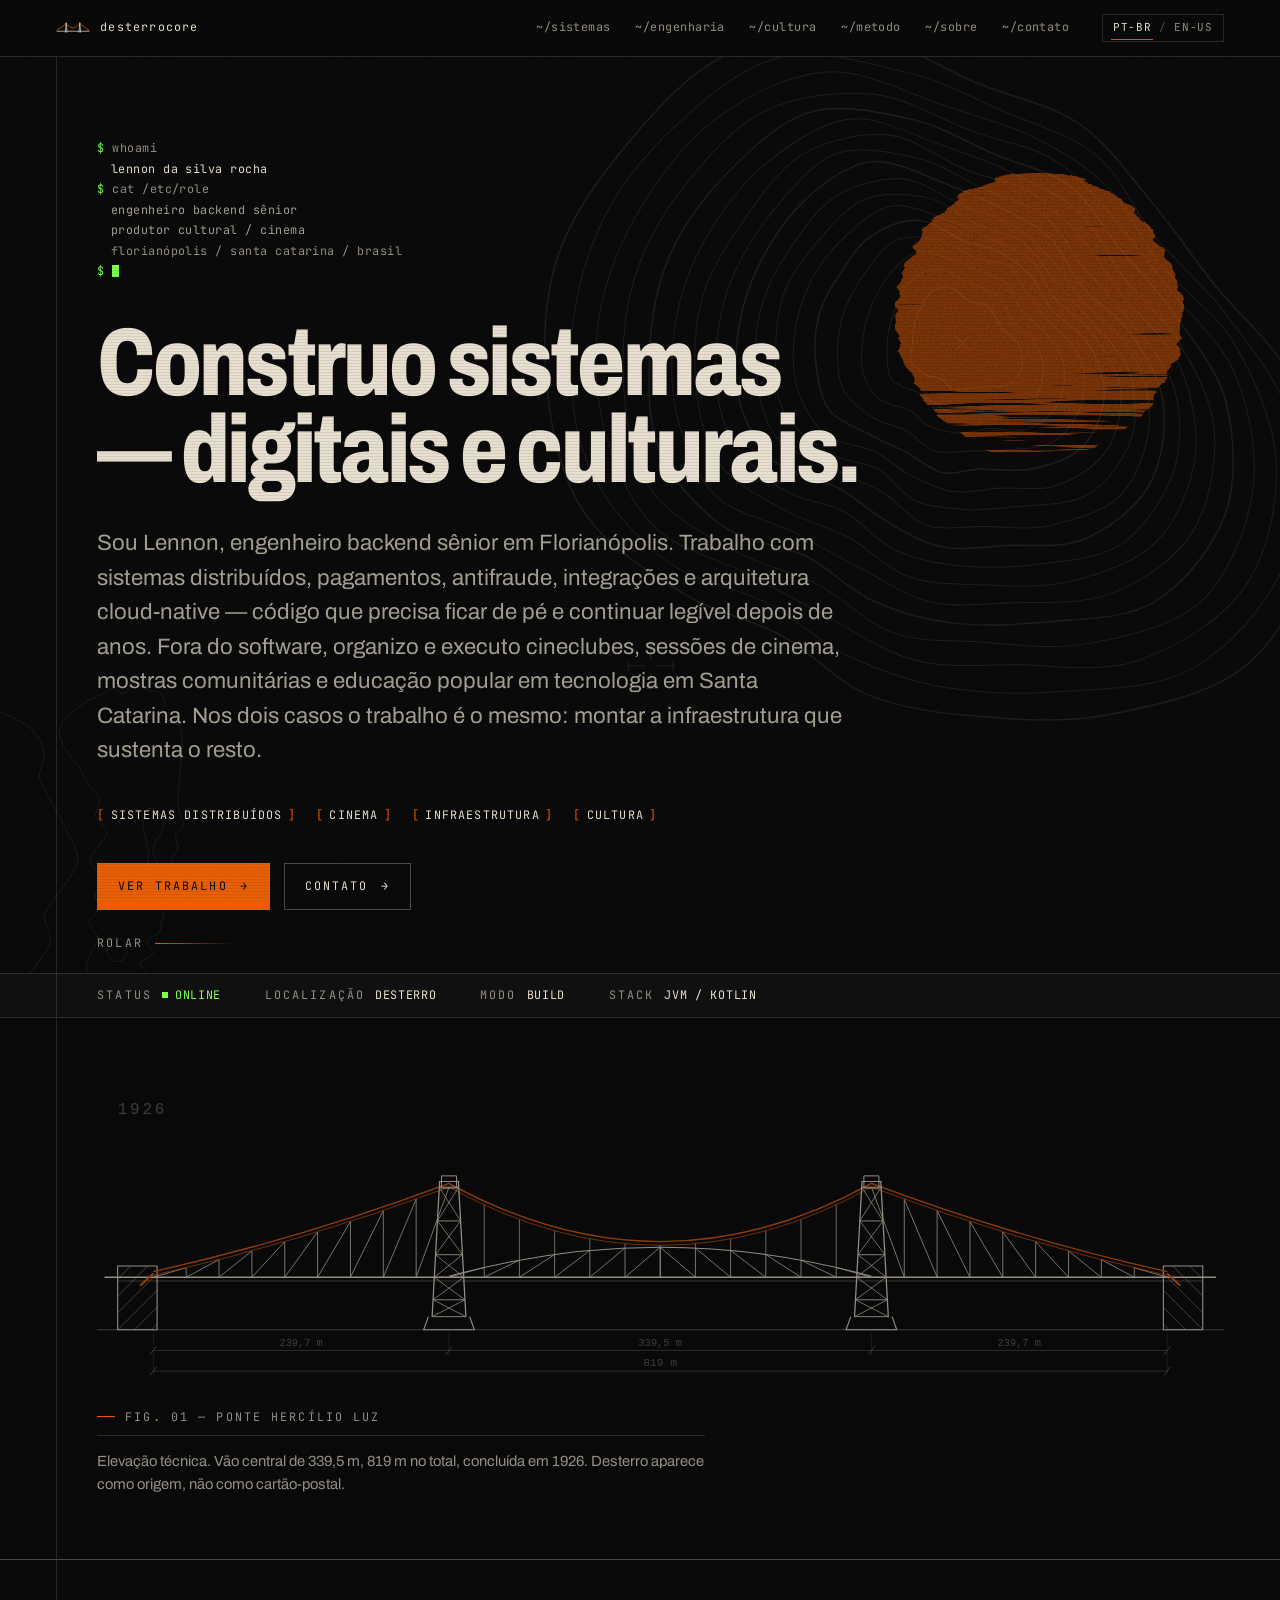
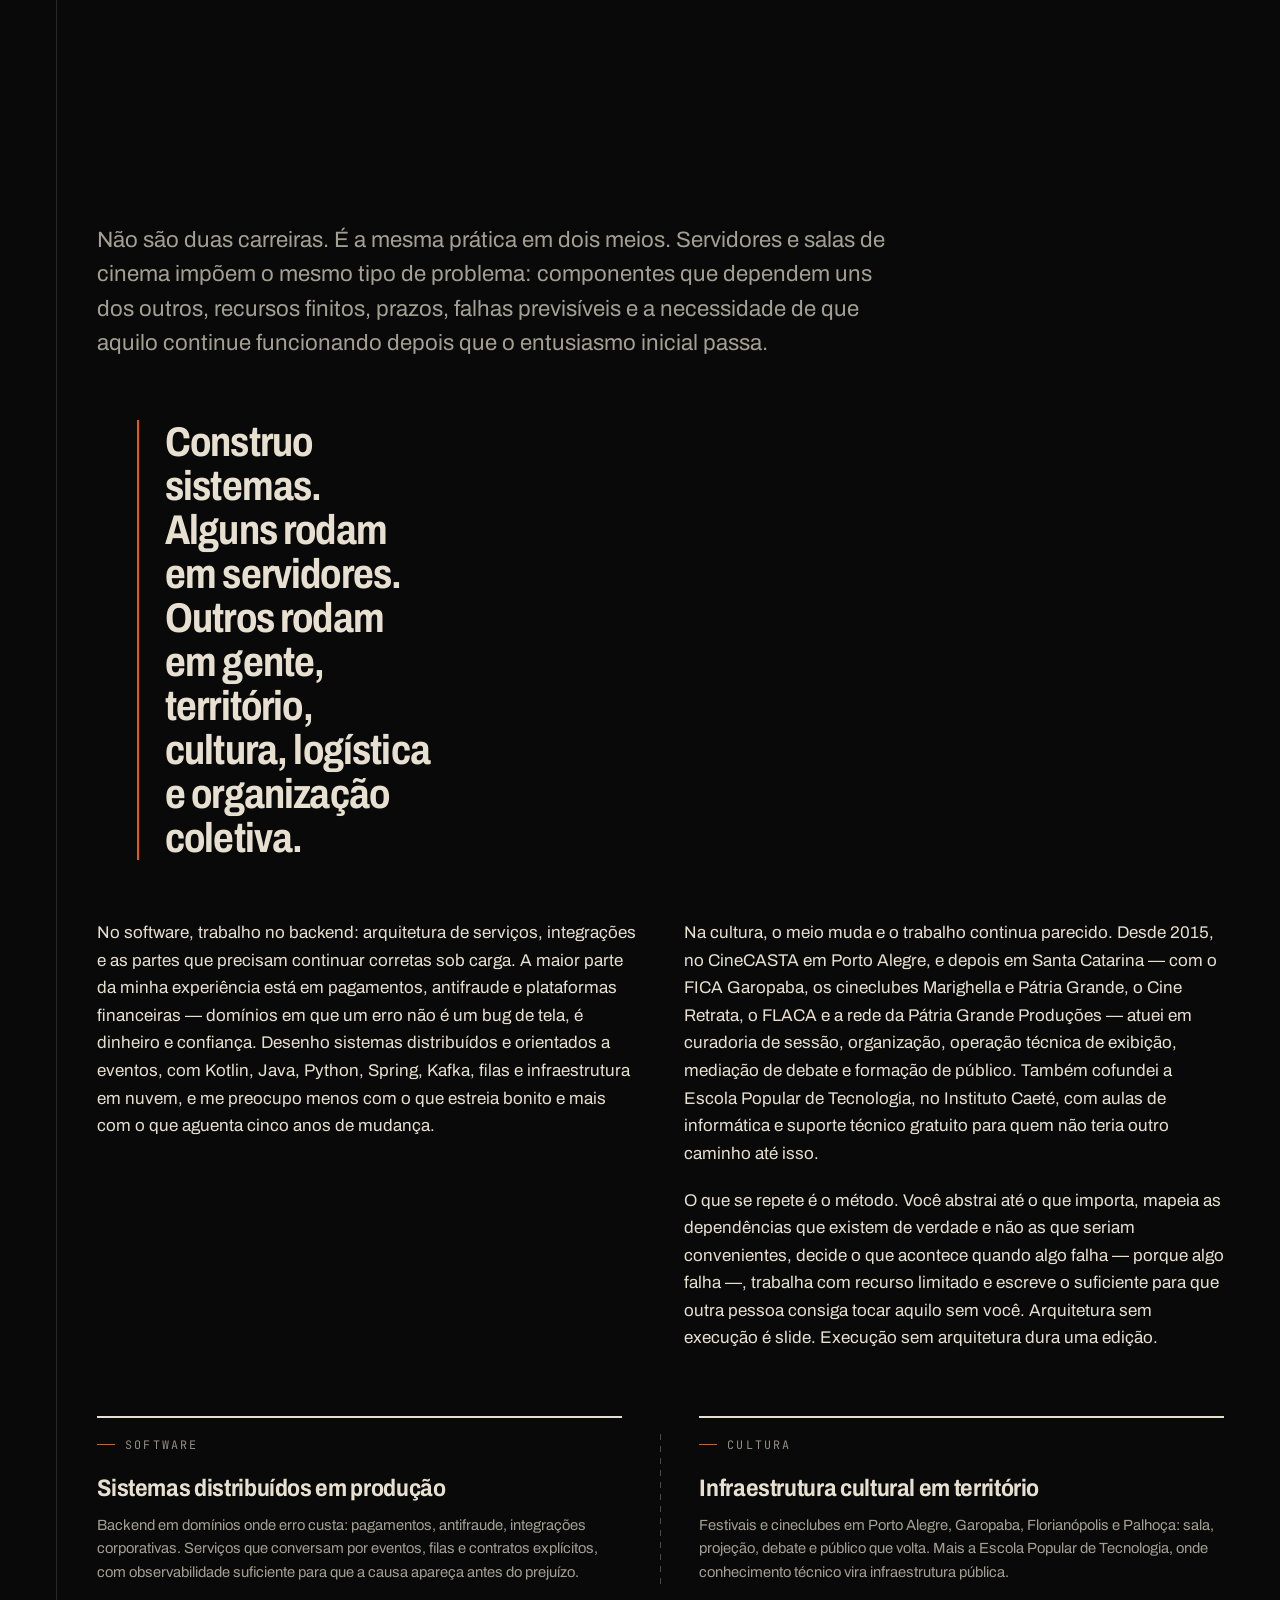
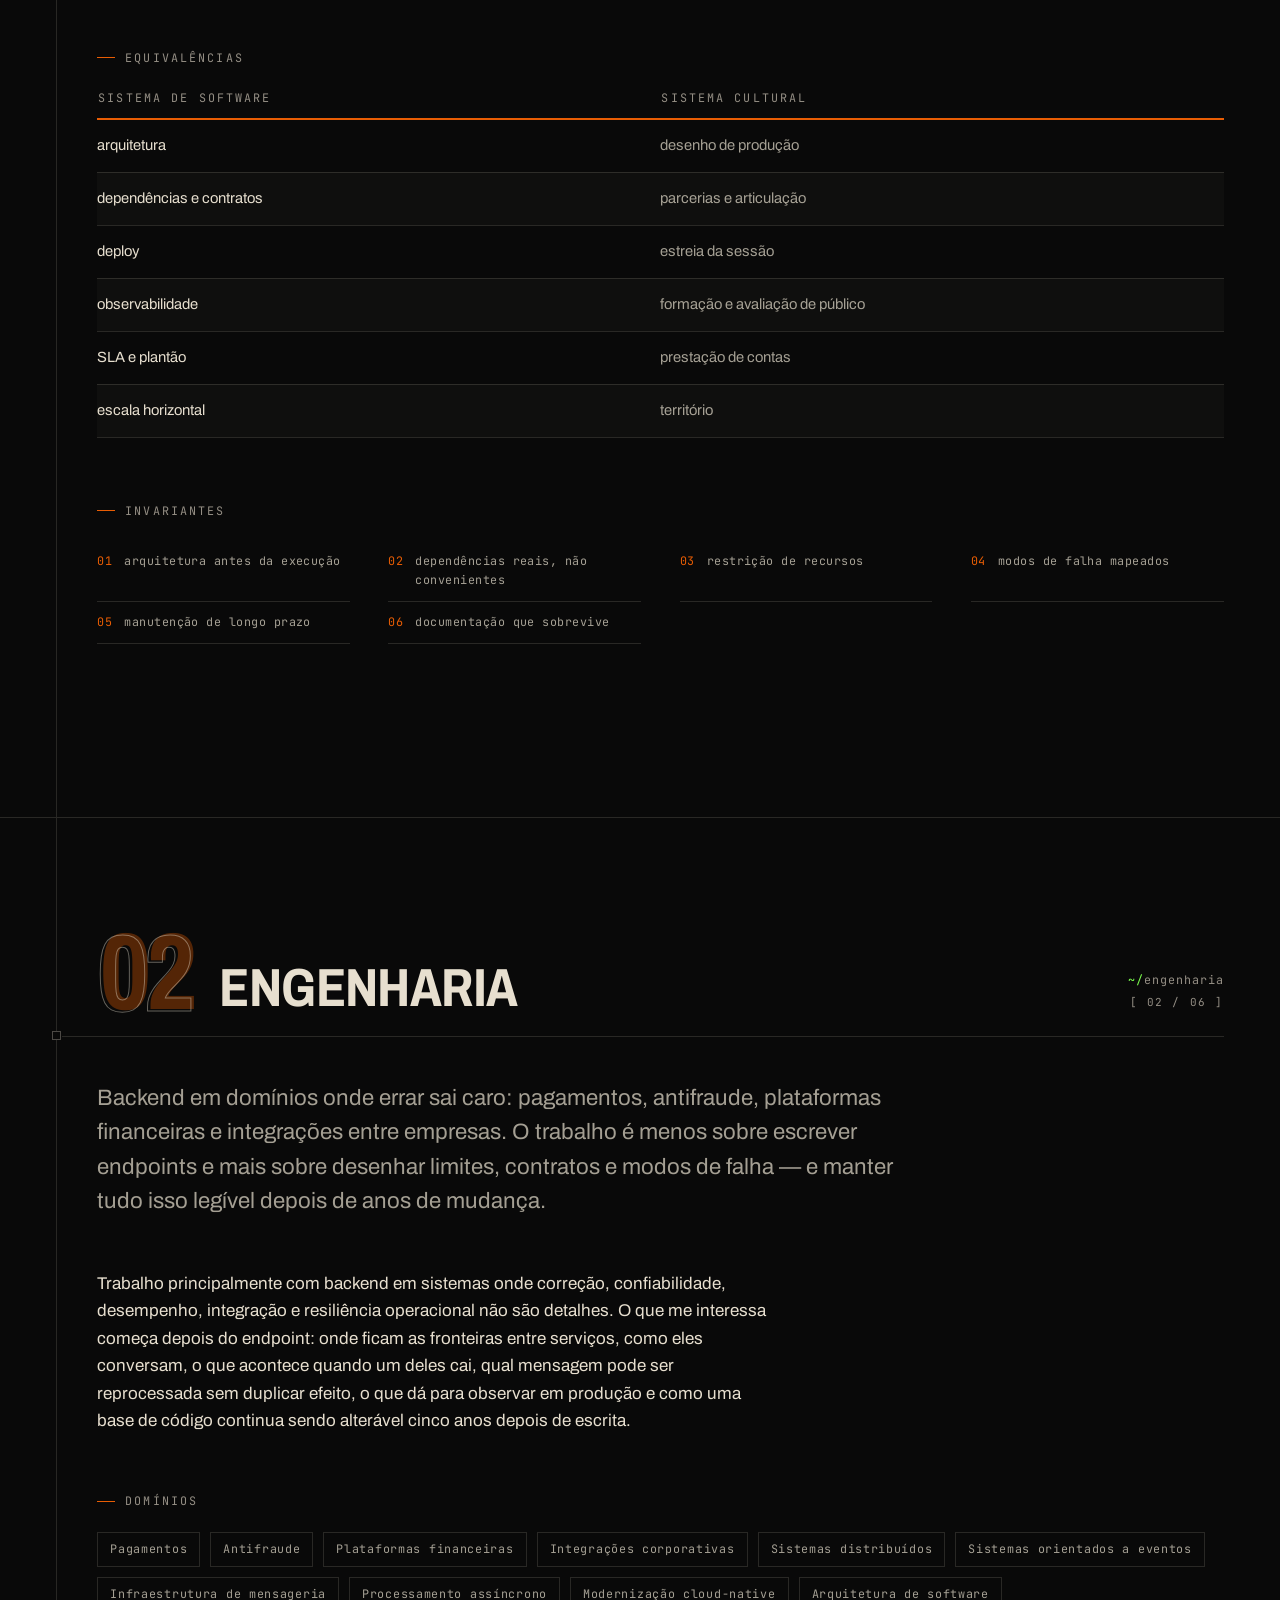
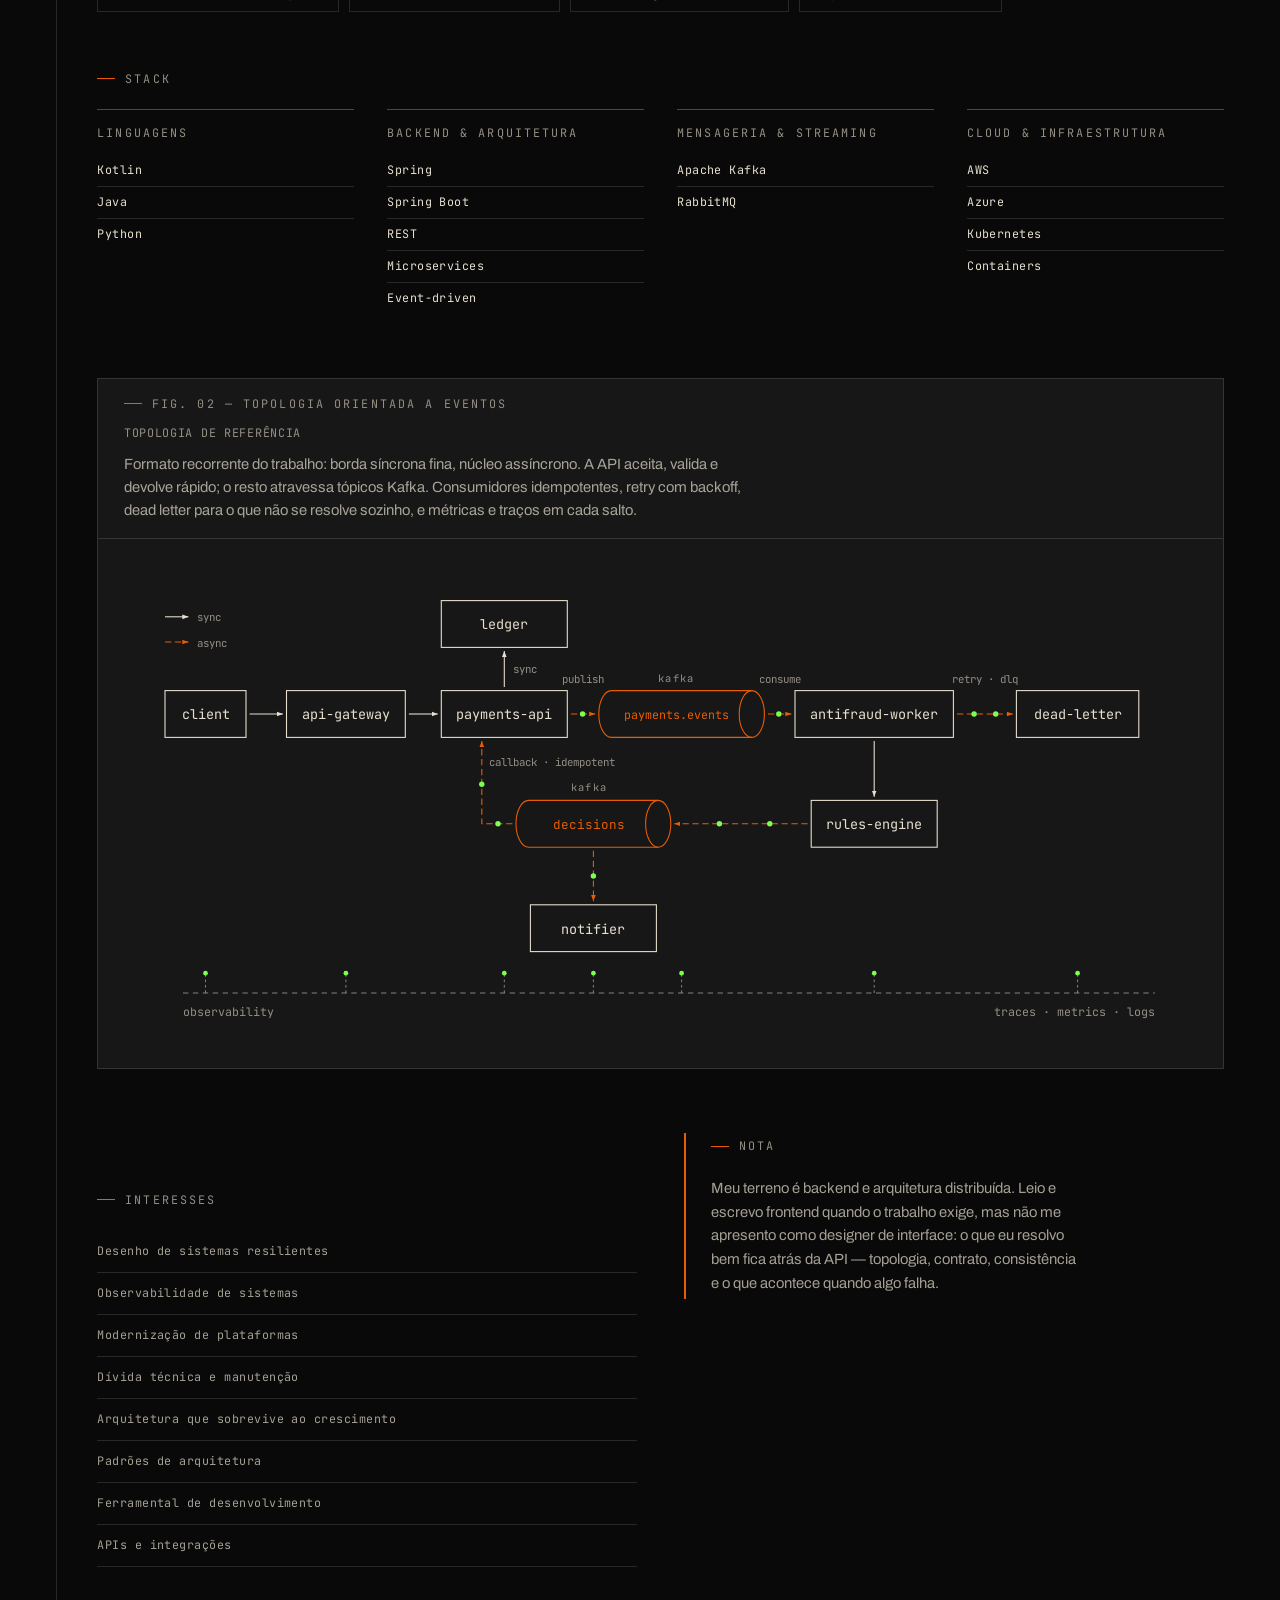
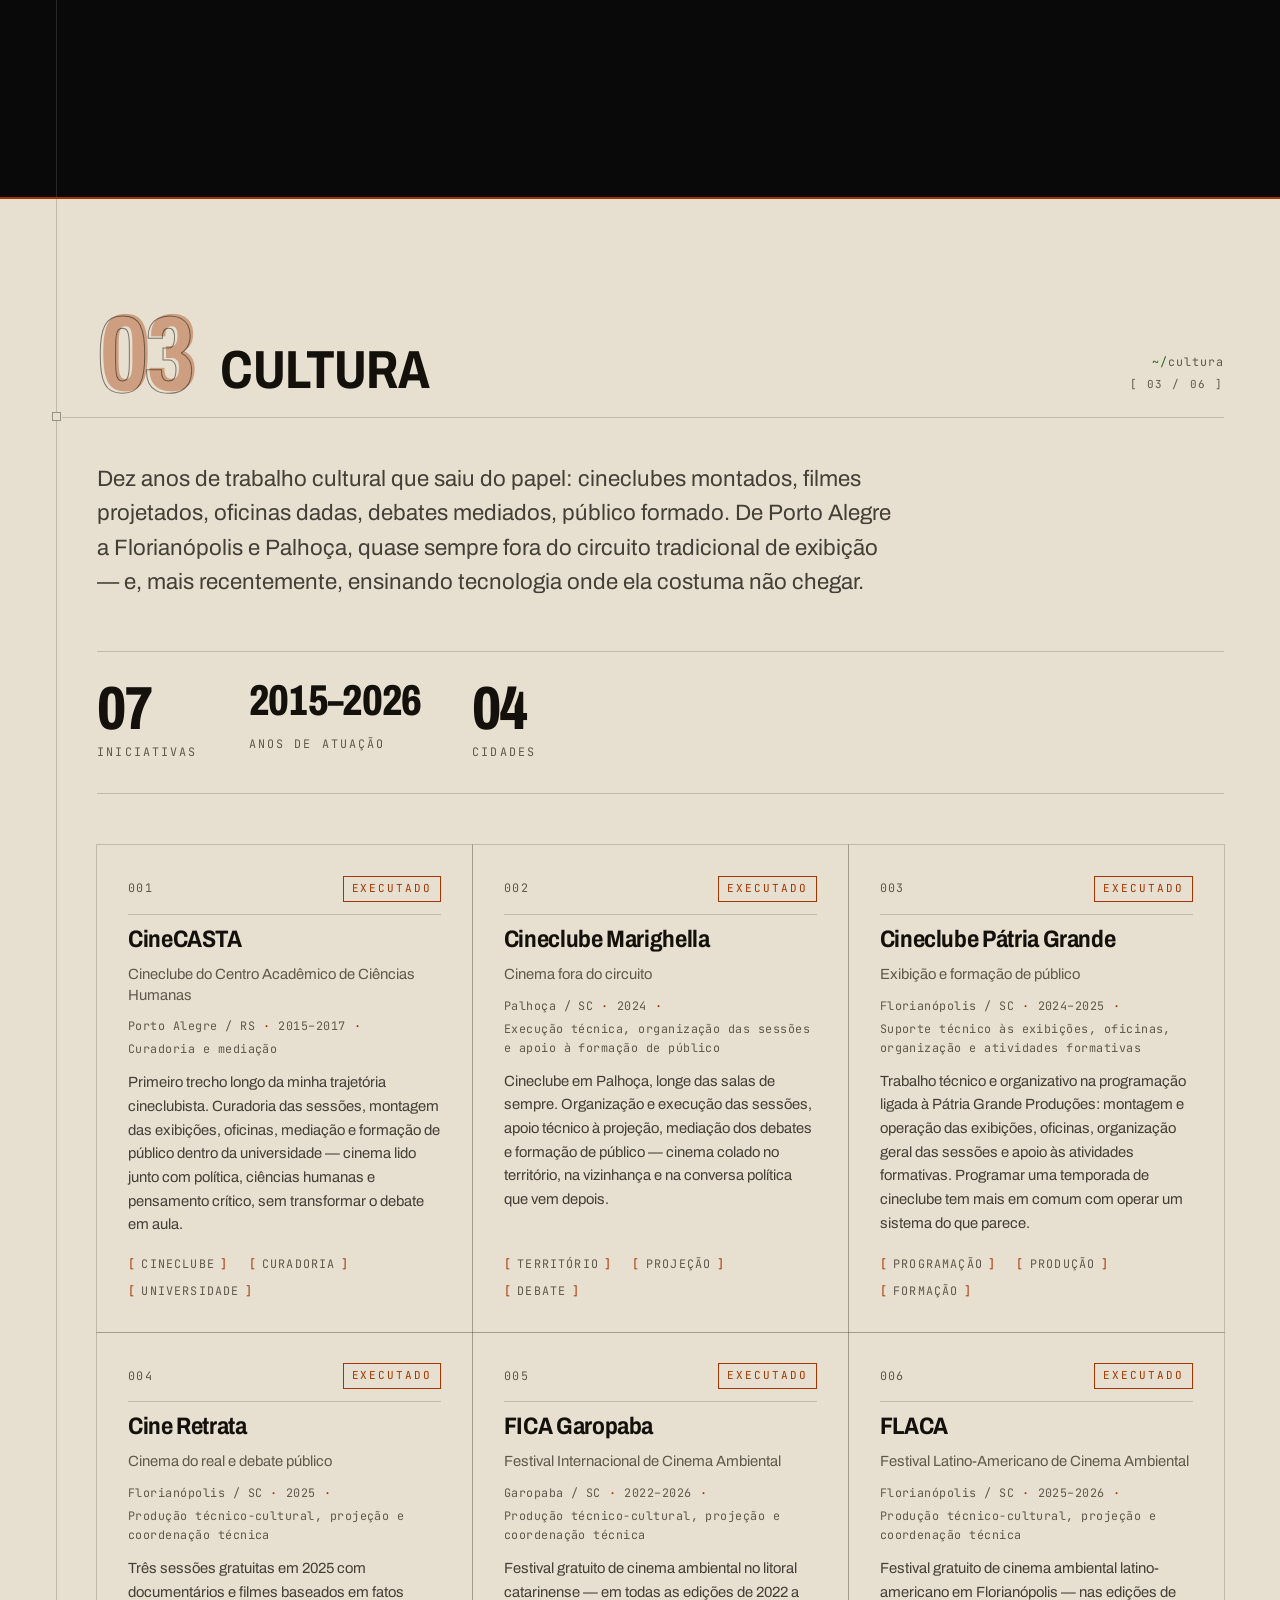
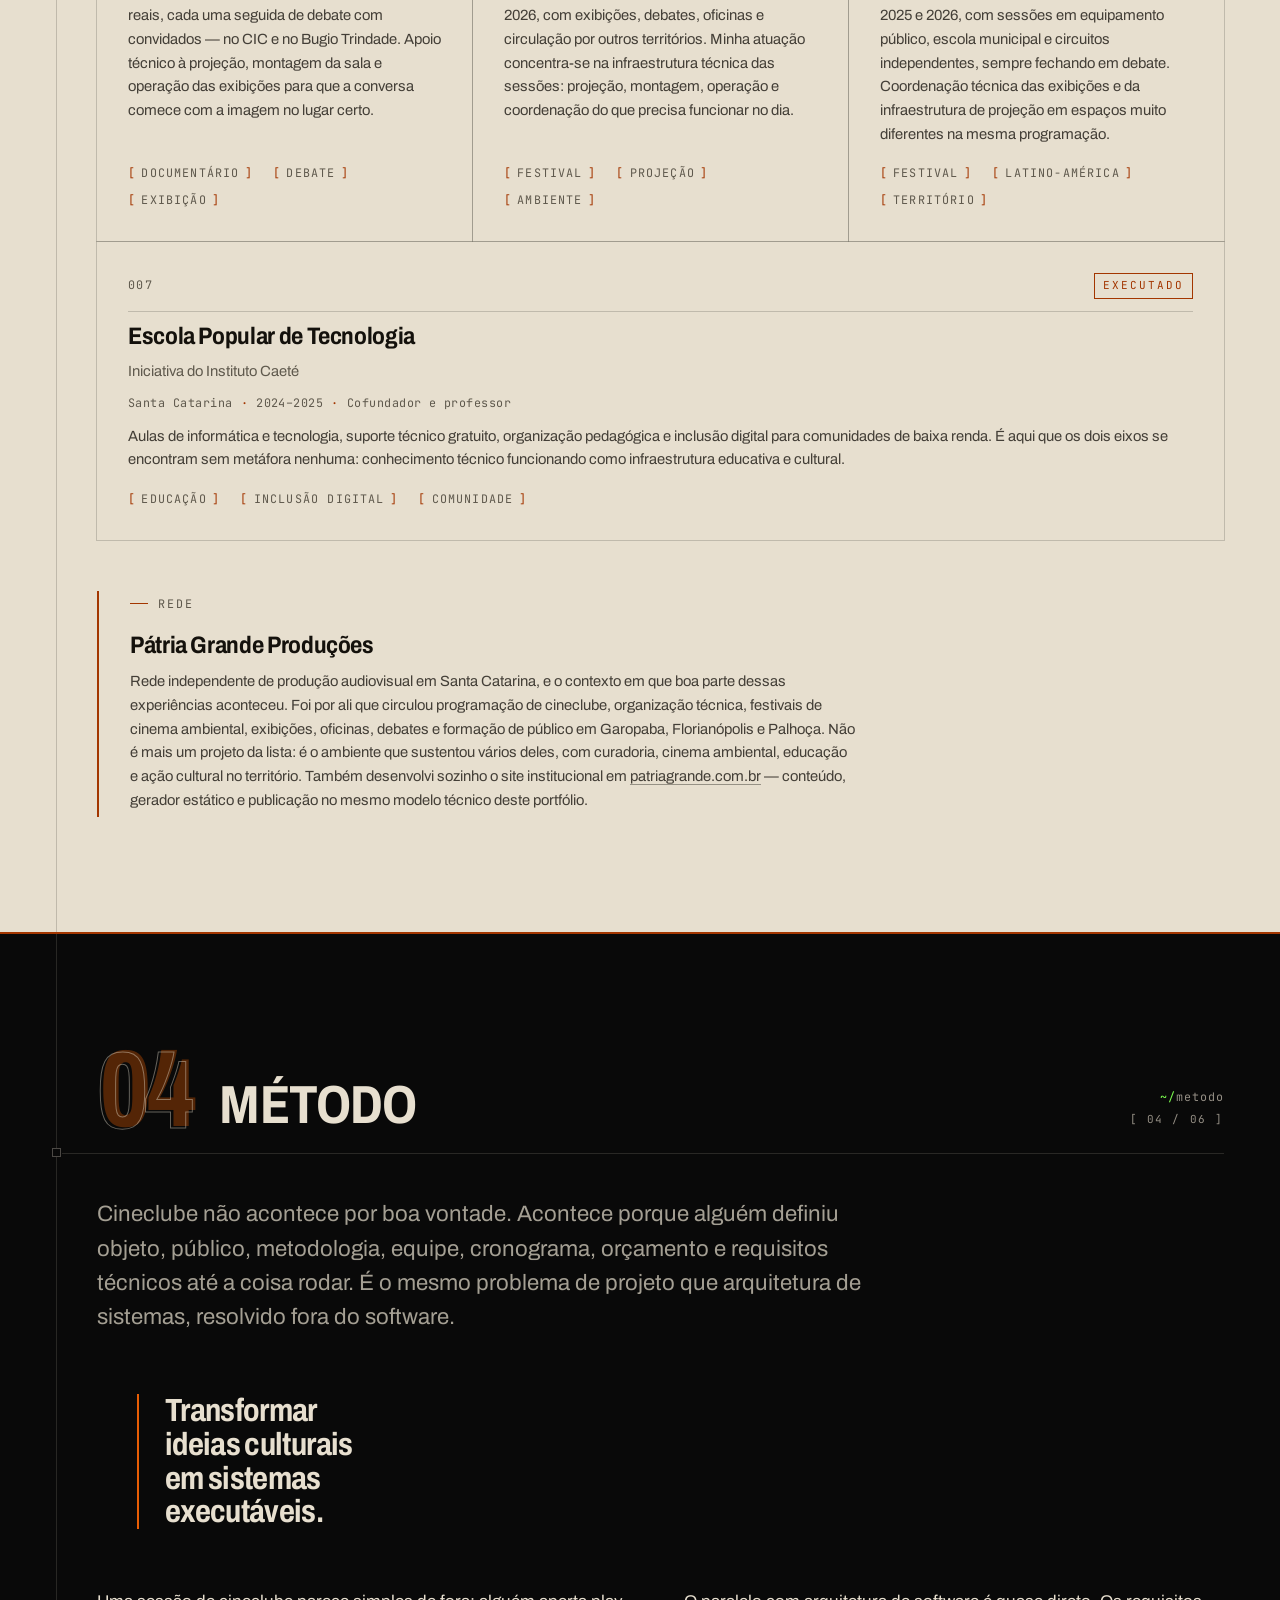
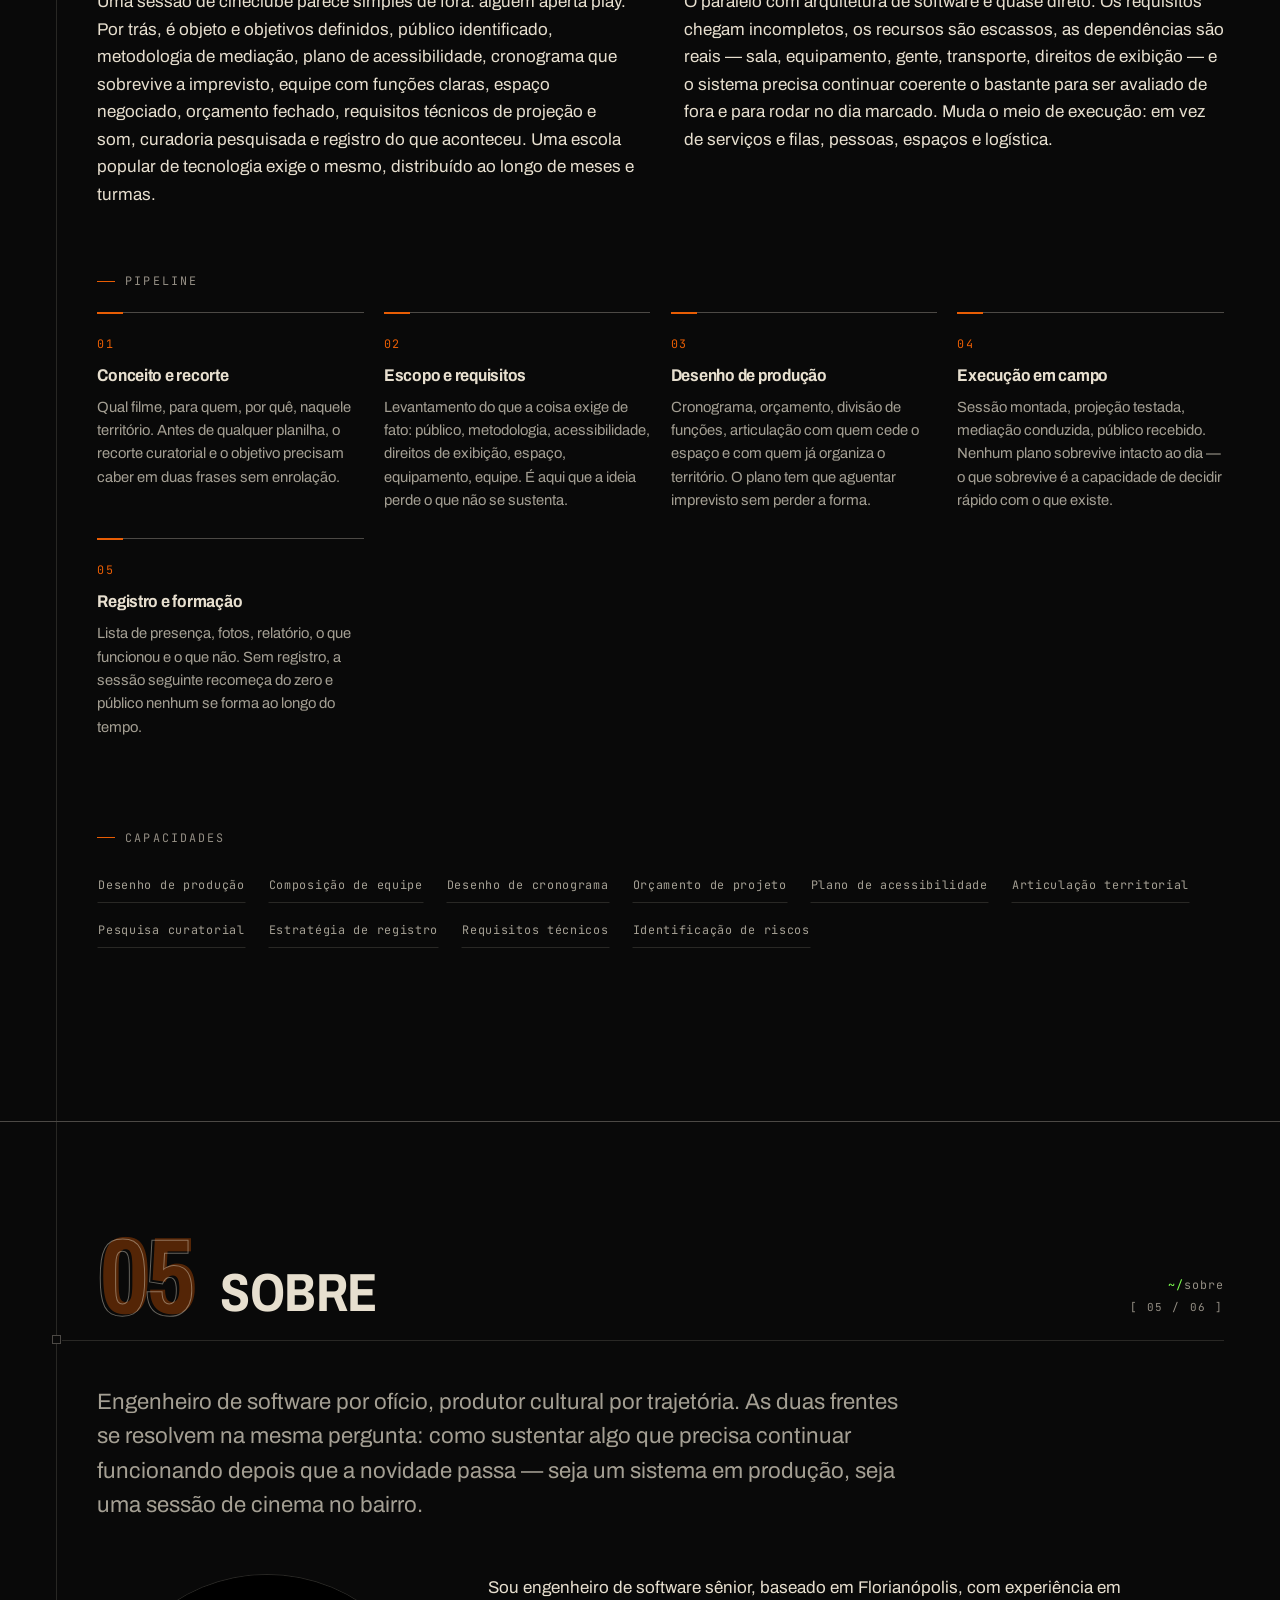
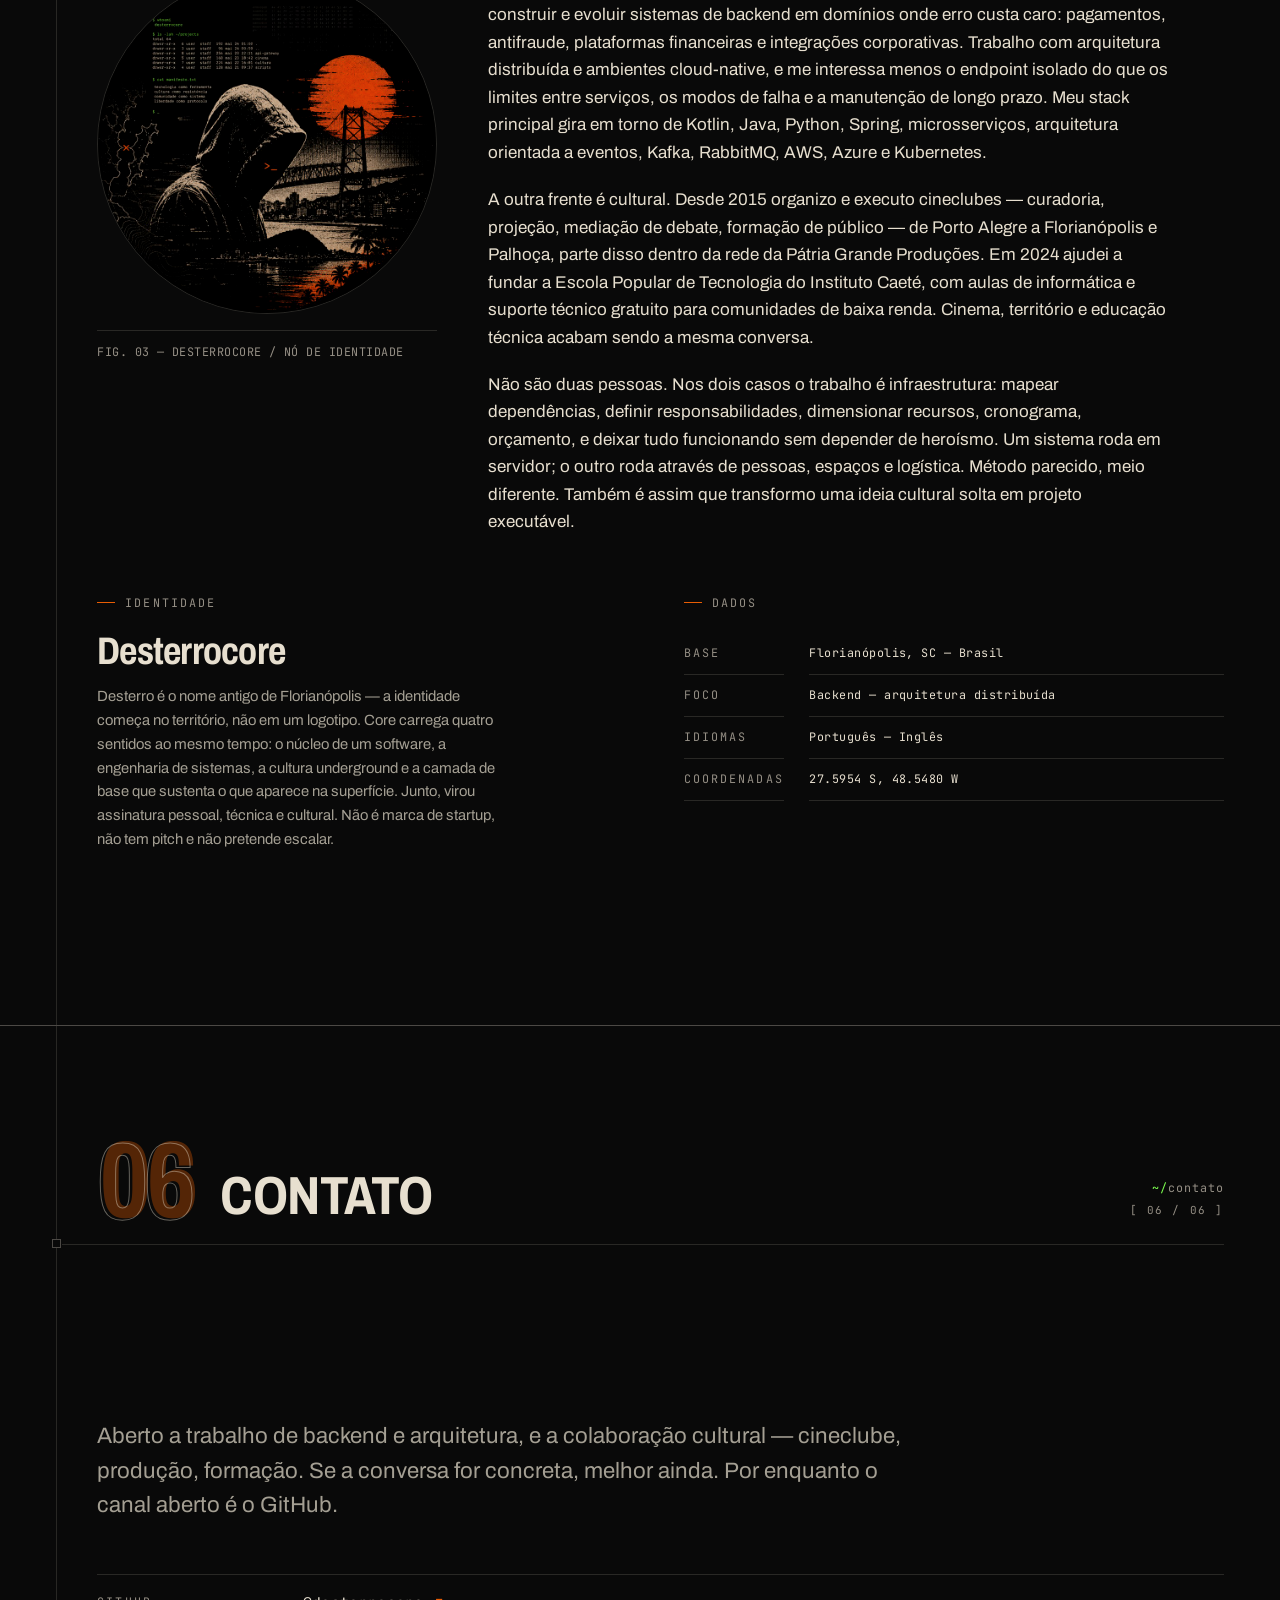
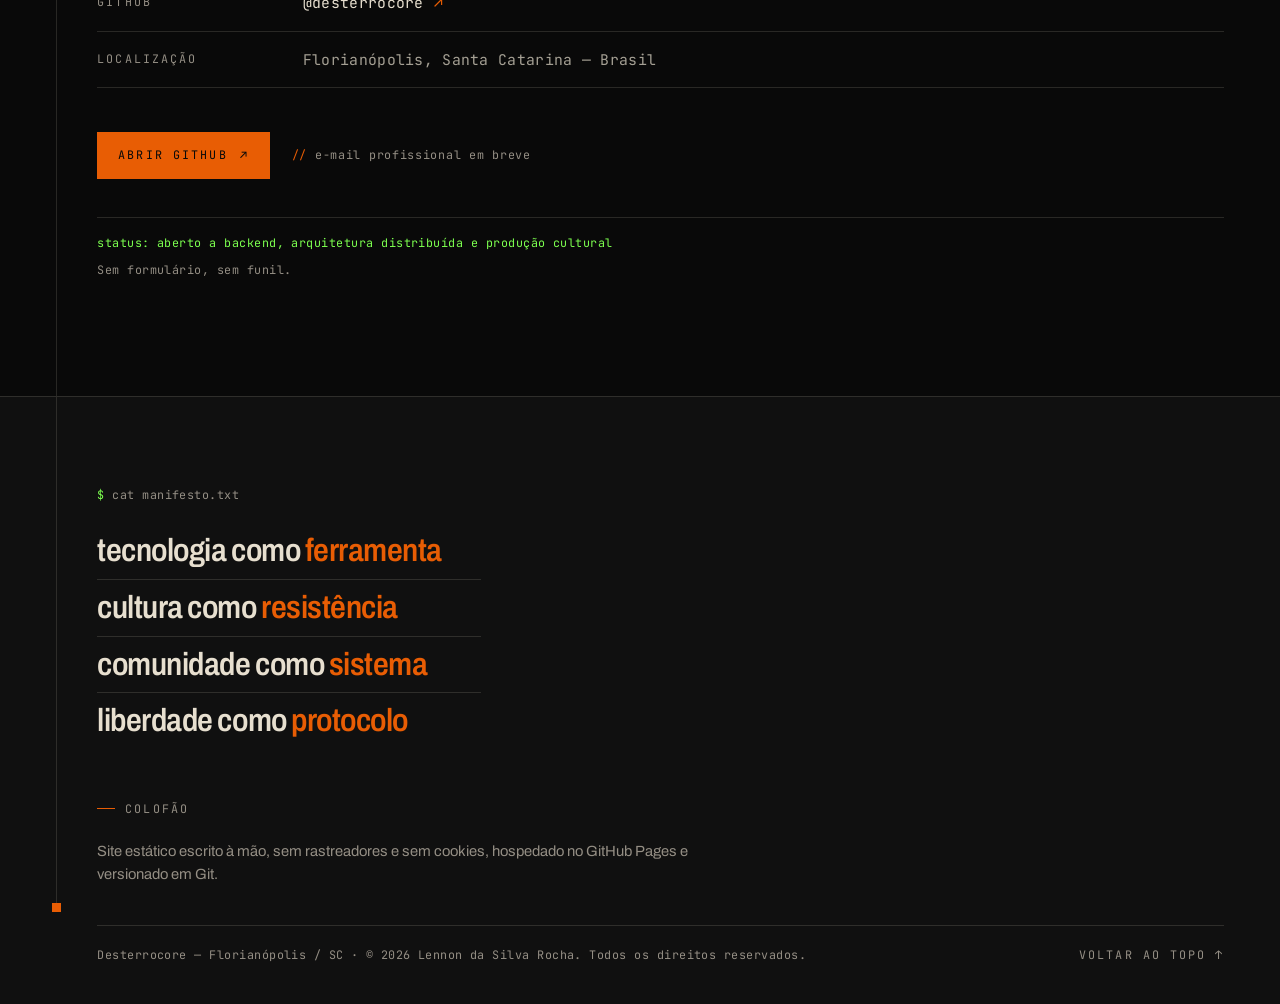
<file: index.html>
<!doctype html>
<html lang="pt-BR" data-lang="pt">
<head>
<meta charset="utf-8">
<meta name="viewport" content="width=device-width, initial-scale=1">
<title data-i18n="meta.title">Lennon da Silva Rocha — Engenheiro Backend Sênior — Desterrocore</title>

<meta name="description" data-i18n-attr="content:meta.description" content="Engenheiro backend sênior em Florianópolis. Sistemas distribuídos, pagamentos e arquitetura cloud-native, mais produção cultural em cinema e cineclubes.">
<meta name="author" content="Lennon da Silva Rocha">
<meta name="color-scheme" content="dark">
<meta name="theme-color" content="#090909">
<link rel="canonical" href="https://desterrocore.com.br/" data-canonical>
<link rel="alternate" hreflang="pt-BR" href="https://desterrocore.com.br/">
<link rel="alternate" hreflang="en" href="https://desterrocore.com.br/?lang=en">
<link rel="alternate" hreflang="x-default" href="https://desterrocore.com.br/">

<meta property="og:type" content="profile">
<meta property="og:site_name" content="Desterrocore">
<meta property="og:url" content="https://desterrocore.com.br/">
<meta property="og:locale" data-i18n-attr="content:x.meta.ogLocale" content="pt_BR">
<meta property="og:locale:alternate" data-i18n-attr="content:x.meta.ogLocaleAlt" content="en_US">
<meta property="og:title" data-i18n-attr="content:meta.ogTitle" content="Lennon da Silva Rocha — Sistemas digitais e culturais">
<meta property="og:description" data-i18n-attr="content:meta.ogDescription" content="Engenheiro backend sênior em Florianópolis. Sistemas distribuídos, cinema e produção cultural.">
<meta property="og:image" content="https://desterrocore.com.br/assets/img/desterrocore.jpg">
<meta property="og:image:width" content="800">
<meta property="og:image:height" content="800">
<meta property="og:image:alt" data-i18n-attr="content:x.hero.avatarAlt" content="Ilustração circular do Desterrocore: figura encapuzada diante da ponte Hercílio Luz, sol laranja granulado, o litoral de Santa Catarina em linhas topográficas e fragmentos de saída de terminal.">
<meta name="twitter:card" content="summary_large_image">
<meta name="twitter:title" data-i18n-attr="content:meta.ogTitle" content="Lennon da Silva Rocha — Sistemas digitais e culturais">
<meta name="twitter:description" data-i18n-attr="content:meta.ogDescription" content="Engenheiro backend sênior em Florianópolis. Sistemas distribuídos, cinema e produção cultural.">
<meta name="twitter:image" content="https://desterrocore.com.br/assets/img/desterrocore.jpg">

<link rel="icon" href="assets/favicon.svg" type="image/svg+xml">
<link rel="apple-touch-icon" href="assets/img/desterrocore.jpg">
<link rel="manifest" href="site.webmanifest">

<link rel="preload" href="assets/fonts/archivo-latin.woff2" as="font" type="font/woff2" crossorigin>
<link rel="preload" href="assets/fonts/jetbrains-mono-latin.woff2" as="font" type="font/woff2" crossorigin>
<link rel="stylesheet" href="assets/css/desterrocore.css">

<script>document.documentElement.classList.add('js');</script>

<script type="application/ld+json">
{
  "@context": "https://schema.org",
  "@type": "Person",
  "name": "Lennon da Silva Rocha",
  "alternateName": "Desterrocore",
  "jobTitle": "Senior Backend Engineer",
  "url": "https://desterrocore.com.br/",
  "sameAs": ["https://github.com/desterrocore"],
  "image": "https://desterrocore.com.br/assets/img/desterrocore.jpg",
  "knowsLanguage": ["pt-BR", "en"],
  "address": {
    "@type": "PostalAddress",
    "addressLocality": "Florianópolis",
    "addressRegion": "SC",
    "addressCountry": "BR"
  },
  "knowsAbout": [
    "Backend engineering", "Distributed systems", "Event-driven architecture",
    "Payments", "Antifraud", "Kotlin", "Java", "Spring", "Apache Kafka",
    "Kubernetes", "Cultural production", "Cinema", "Cineclubs"
  ]
}
</script>
</head>

<body>
<a class="skip-link" href="#main" data-i18n="skip.link">Pular para o conteúdo</a>
<p class="a11y-status" role="status" aria-live="polite" data-lang-status></p>

<div class="grain" aria-hidden="true"></div>
<div class="scanlines" aria-hidden="true"></div>

<header class="masthead" data-header>
  <div class="masthead__in">
    <a class="brand" href="#top" data-i18n-attr="aria-label:x.nav.brandAria" aria-label="Desterrocore — ir para o início">
      <span class="brand__mark" aria-hidden="true"><svg xmlns="http://www.w3.org/2000/svg" viewBox="0 0 120 48" preserveAspectRatio="xMidYMid meet" aria-hidden="true" focusable="false" fill="none" stroke="currentColor" stroke-linejoin="round"><path d="M3 33Q19.5 22.4 36 9Q60 41 84 9Q100.5 22.4 117 33" stroke-width="2.6" stroke="var(--bridge-mark-chain, currentColor)"/><path d="M2 36H118" stroke-width="2.6"/><path d="M33 41L36 6L39 41M81 41L84 6L87 41" stroke-width="2.6"/></svg></span>
      <span class="brand__name" data-i18n="x.nav.brand">desterrocore</span>
    </a>

    <nav class="nav" id="site-nav" data-i18n-attr="aria-label:nav.aria" aria-label="Navegação principal">
      <ul class="nav__list">
        <li><a href="#sistemas"   data-nav-link data-i18n="nav.systems">~/sistemas</a></li>
        <li><a href="#engenharia" data-nav-link data-i18n="nav.engineering">~/engenharia</a></li>
        <li><a href="#cultura"    data-nav-link data-i18n="nav.culture">~/cultura</a></li>
        <li><a href="#metodo"     data-nav-link data-i18n="nav.method">~/metodo</a></li>
        <li><a href="#sobre"      data-nav-link data-i18n="nav.about">~/sobre</a></li>
        <li><a href="#contato"    data-nav-link data-i18n="nav.contact">~/contato</a></li>
      </ul>
    </nav>

    <div class="masthead__tools">
      <div class="lang js-only" role="group" data-i18n-attr="aria-label:lang.aria" aria-label="Trocar idioma">
        <button type="button" class="lang__btn is-active" data-lang-btn="pt" aria-pressed="true"
                data-i18n-attr="title:lang.ptFull" title="Português do Brasil"><span data-i18n="lang.pt">PT-BR</span></button>
        <span class="lang__sep" aria-hidden="true">/</span>
        <button type="button" class="lang__btn" data-lang-btn="en" aria-pressed="false"
                data-i18n-attr="title:lang.enFull" title="Inglês dos Estados Unidos"><span data-i18n="lang.en">EN-US</span></button>
      </div>

      <button type="button" class="navtoggle" data-nav-toggle aria-expanded="false" aria-controls="site-nav">
        <span class="sr-only" data-navlabel="open" data-i18n="nav.menuOpen">Abrir menu</span>
        <span class="sr-only" data-navlabel="close" data-i18n="nav.menuClose">Fechar menu</span>
        <span class="navtoggle__bars" aria-hidden="true"><i></i><i></i><i></i></span>
      </button>
    </div>
  </div>
</header>

<main id="main" tabindex="-1">

<!-- ===================================================================== -->
<!-- HERO                                                                  -->
<!-- ===================================================================== -->
<section class="hero" id="top" data-ink="2">
  <span class="sentinel" data-header-sentinel aria-hidden="true"></span>

  <div class="hero__bg" aria-hidden="true">
    <div class="hero__contours"><svg xmlns="http://www.w3.org/2000/svg" viewBox="0 0 800 800" preserveAspectRatio="xMidYMid meet" aria-hidden="true" focusable="false" fill="none" stroke="currentColor" stroke-linecap="round" stroke-linejoin="round" opacity="var(--basemap-opacity, 1)"><g id="contours-intermediate" stroke-width="var(--basemap-hairline, .8)"><path d="M721 443c9 37 7 86-8 122s-48 73-81 92s-82 18-119 21s-71 1-102-4s-60-16-86-28s-45-33-72-47s-64-18-90-38s-53-50-67-81s-18-71-17-107s11-76 26-109s40-64 67-89s59-53 93-61s77 5 111 13s62 24 90 36s58 20 80 38s32 47 51 71s43 42 64 70s51 64 60 101z"/><path d="M706 474c2 36-8 82-28 111s-60 53-94 65s-76 4-109 4s-63 3-90-4s-51-24-75-37s-44-24-70-38s-65-22-87-44s-37-57-45-89s-9-69-3-102s21-68 39-97s42-59 69-78s63-37 96-38s69 19 99 29s55 16 80 28s50 27 69 46s27 45 46 68s49 42 66 71s35 69 37 105z"/><path d="M685 500c-5 33-21 74-45 97s-68 32-101 38s-66 1-95-1s-56 0-80-9s-42-30-65-42s-49-16-74-30s-59-31-75-55s-22-60-24-91s0-65 9-95s26-60 46-85s44-53 72-66s65-17 95-14s59 22 86 32s52 13 74 26s38 35 55 54s30 38 48 61s47 47 59 77s20 70 15 103z"/><path d="M631 537c-15 24-46 44-73 54s-61 7-88 8s-50 4-72-1s-42-20-62-30s-36-20-57-31s-54-16-72-34s-28-47-34-72s-5-55-1-81s14-53 28-77s32-48 53-65s48-36 74-39s57 15 81 23s46 16 66 26s41 19 57 34s23 36 37 55s36 35 50 58s31 53 33 82s-5 66-20 90z"/><path d="M599 545c-19 19-51 29-77 35s-52 4-76 3s-46 0-66-7s-34-24-52-34s-38-14-58-25s-47-24-60-43s-18-46-20-71s-1-52 6-76s21-46 36-67s31-46 52-59s52-20 76-18s48 22 70 31s42 10 59 21s33 27 46 42s21 32 35 50s38 35 49 59s18 56 15 82s-16 58-35 77z"/><path d="M568 547c-20 13-52 15-76 18s-46 3-67 1s-41-6-58-14s-28-25-45-34s-41-10-58-22s-37-30-46-50s-11-46-10-69s6-47 15-68s22-42 37-60s33-41 54-49s52-1 74 4s41 20 60 28s38 12 52 23s22 30 34 45s26 27 39 45s35 39 42 62s7 54-1 77s-26 50-46 63z"/><path d="M506 530c-20 5-42 1-60 1s-36 4-51-1s-26-22-40-30s-27-12-43-20s-40-15-51-29s-15-36-17-55s-1-40 4-59s15-37 26-53s24-36 40-46s40-17 59-16s38 17 55 24s32 10 45 18s25 20 35 32s16 24 28 37s32 26 42 44s17 43 15 64s-11 47-25 62s-42 22-62 27z"/><path d="M480 513c-18 2-34 4-50 3s-32-2-45-8s-20-21-33-28s-32-6-46-15s-30-22-38-37s-7-34-7-52s2-38 8-54s18-31 30-45s26-31 42-37s38-5 55-1s32 17 46 24s29 8 40 16s18 23 27 34s19 20 30 33s30 29 36 47s8 42 2 60s-21 39-37 49s-42 9-60 11z"/><path d="M460 497c-16 1-29 5-42 3s-26-9-38-15s-19-15-32-21s-33-6-44-16s-20-26-24-41s-4-32-2-48s8-33 15-47s18-28 30-39s27-25 42-27s35 8 50 13s26 11 38 17s26 10 35 18s11 22 20 33s23 18 33 31s23 31 26 48s-1 40-10 55s-28 27-44 33s-37 2-53 3z"/><path d="M433 464c-11 0-22 3-31 0s-16-13-25-18s-21-6-30-12s-21-15-26-25s-5-24-5-36s3-25 7-36s11-22 18-32s16-23 27-28s27-3 39 0s21 11 31 15s22 2 30 8s11 17 17 25s11 15 19 24s22 19 27 31s6 30 2 42s-13 26-24 33s-29 7-42 8s-23 1-34 1z"/><path d="M425 448c-9 0-17-2-25-5s-12-11-20-15s-21-5-28-11s-12-17-14-26s0-20 1-30s4-19 8-28s9-19 16-27s15-17 25-19s22 5 32 8s17 7 25 10s17 5 23 11s6 16 11 23s15 11 21 19s15 18 17 29s0 25-5 35s-16 18-26 22s-25-1-35 0s-17 4-26 4z"/><path d="M420 431c-6-1-12-7-18-10s-11-7-17-10s-17-5-21-11s-4-16-4-23s0-15 2-22s4-16 7-23s8-16 14-21s15-9 23-9s17 8 24 11s12 4 18 7s12 7 16 12s4 12 8 17s14 9 18 16s9 17 9 25s-2 20-8 26s-17 9-26 11s-17-2-25-1s-14 6-20 5z"/></g><g id="contours-index" stroke-width="var(--basemap-index, 1.4)"><path d="M725 410c15 37 25 88 18 128s-31 88-62 115s-82 37-122 45s-80 5-116 2s-69-7-99-19s-50-38-78-53s-59-20-88-38s-67-41-87-71s-29-71-33-109s-3-81 9-118s38-72 63-102s54-63 89-79s81-20 118-16s71 29 103 42s63 18 89 35s45 45 65 69s35 47 57 75s59 57 74 94z"/><path d="M660 522c-11 29-36 60-62 76s-67 15-97 18s-56 4-82 1s-50-10-72-20s-36-28-58-39s-54-12-76-28s-44-40-55-66s-10-58-9-87s6-60 18-87s31-53 52-74s45-45 72-53s63 0 90 6s51 21 74 31s48 14 67 28s29 37 45 56s33 36 49 59s39 50 46 80s9 70-2 99z"/><path d="M536 542c-21 9-49 5-70 6s-40 5-58 1s-34-14-49-23s-26-20-42-29s-41-10-56-23s-27-34-32-54s-4-43-1-64s10-42 20-61s23-39 39-54s37-31 58-34s47 12 66 19s35 14 51 22s32 16 44 28s16 29 28 43s32 24 44 42s26 41 28 64s-2 51-14 71s-35 37-56 46z"/><path d="M444 480c-13 0-25 6-36 3s-21-13-31-18s-20-9-31-15s-29-12-37-22s-10-26-12-40s-1-30 2-43s11-26 19-38s16-26 28-34s28-15 42-14s28 13 40 18s24 5 34 11s20 14 27 22s9 19 18 29s25 18 33 31s14 31 13 46s-9 34-20 45s-30 16-45 19s-31 0-44 0z"/><path d="M419 410c-4-1-7-8-11-10s-10-1-14-4s-10-7-12-12s1-11 1-16s0-11 1-16s3-10 6-15s6-13 11-16s13-3 18-1s10 9 15 11s10 1 14 3s6 7 8 11s4 7 7 11s11 8 14 13s4 13 3 19s-6 14-11 17s-14 1-20 2s-10 1-15 1s-11 3-15 2z"/></g><g id="contours-marks" stroke-width="var(--basemap-mark, 1.2)"><path d="M421 362l12 12M433 362l-12 12"/><path d="M130 655h14M156 655h14M150 635v14M150 661v14M130 651v8M170 651v8M146 635h8M146 675h8"/></g></svg></div>
    <div class="hero__coast"><svg xmlns="http://www.w3.org/2000/svg" viewBox="0 0 420 700" preserveAspectRatio="xMidYMid meet" aria-hidden="true" focusable="false" fill="none" stroke="currentColor" stroke-width="var(--basemap-hairline, 1.1)" stroke-linecap="round" stroke-linejoin="round" opacity="var(--basemap-opacity, 1)"><path id="coastline-mainland" d="M0 88c8 1 44 5 58 8s29 7 40 12s30 16 38 24s17 26 18 36s-9 28-8 38s10 23 16 34s17 32 24 46s21 38 22 50s-7 24-12 32s-14 19-20 28s-20 24-22 34s11 29 10 40s-13 26-20 36s-18 26-26 34s-15 19-32 26s-74 22-86 26"/><path id="coastline-island" d="M302 44c4-1 20 4 22 7s-7 12-5 15s17 1 21 4s9 13 9 18s-8 12-7 16s8 7 12 10s15 7 18 12s5 14 5 22s-1 23-2 32s-2 24-3 34s-2 26-2 34s3 17 4 22s6 11 5 16s-12 11-13 16s5 15 4 20s-9 13-10 18s3 10 3 16s-4 16-6 24s-4 22-6 30s-4 19-6 26s-2 17-6 22s-18 9-19 14s11 15 9 20s-19 11-20 16s13 13 12 18s-16 14-18 20s4 17 2 24s-10 16-14 22s-10 16-15 22s-14 16-18 22s-8 19-12 20s-13-7-16-12s-6-19-8-26s-5-19-5-26s3-19 4-26s5-19 5-26s-5-19-4-26s5-17 8-24s11-17 10-24s-14-17-14-24s15-15 16-22s-7-17-6-24s13-17 12-24s-19-20-20-28s10-19 14-26s14-15 13-22s-16-19-18-26s8-19 6-26s-13-19-18-26s-9-18-14-26s-18-22-23-30s-11-22-10-30s9-18 15-24s17-15 24-20s21-11 28-14s15-10 20-10s12 9 16 8s11-10 14-14s3-13 7-14zM322 258c3-2 13 1 16 4s7 11 8 16s-2 15-4 20s-7 10-9 14s-4 11-3 16s5 11 7 16s5 11 4 16s-5 15-8 16s-9-2-11-6s-2-15-2-20s3-13 3-18s-2-11-3-16s-3-13-4-18s-3-14-2-20s5-18 8-20zM272 466c3 1 10 5 12 8s3 10 3 14s-3 12-6 14s-10 4-13 3s-8-6-10-10s-2-11-1-15s4-9 6-11s6-4 9-3z"/></svg></div>
    <div class="hero__sun"><svg xmlns="http://www.w3.org/2000/svg" viewBox="0 0 400 400" preserveAspectRatio="xMidYMid meet" aria-hidden="true" focusable="false">
  <defs>
    <linearGradient id="sun-fade" x1="0" y1="0" x2="0" y2="1">
      <stop offset="0" stop-color="#fff"/>
      <stop offset=".60" stop-color="#fff"/>
      <stop offset=".95" stop-color="#000"/>
    </linearGradient>
    <filter id="sun-streaks" filterUnits="userSpaceOnUse" x="0" y="0" width="400" height="400" color-interpolation-filters="sRGB">
      <feTurbulence type="fractalNoise" baseFrequency="0.005 0.22" numOctaves="3" seed="9" result="sun-streak-noise"/>
      <feColorMatrix in="sun-streak-noise" type="matrix" values="1 0 0 0 0  1 0 0 0 0  1 0 0 0 0  0 0 0 0 1" result="sun-streak-mono"/>
      <feComposite in="SourceGraphic" in2="sun-streak-mono" operator="arithmetic" k1="0" k2="1" k3="1.4" k4="-0.72" result="sun-streak-mix"/>
      <feComponentTransfer in="sun-streak-mix" result="sun-streak-hard">
        <feFuncR type="linear" slope="12" intercept="-5.5"/>
        <feFuncG type="linear" slope="12" intercept="-5.5"/>
        <feFuncB type="linear" slope="12" intercept="-5.5"/>
      </feComponentTransfer>
      <feTurbulence type="fractalNoise" baseFrequency="0.45" numOctaves="4" seed="4" result="sun-grain-noise"/>
      <feColorMatrix in="sun-grain-noise" type="matrix" values="0.6 0 0 0 0.7  0.6 0 0 0 0.7  0.6 0 0 0 0.7  0 0 0 0 1" result="sun-grain-mono"/>
      <feComposite in="sun-streak-hard" in2="sun-grain-mono" operator="arithmetic" k1="1" k2="0" k3="0" k4="0"/>
    </filter>
    <filter id="sun-register" filterUnits="userSpaceOnUse" x="20" y="20" width="360" height="360" color-interpolation-filters="sRGB">
      <feTurbulence type="fractalNoise" baseFrequency="0.004 0.09" numOctaves="2" seed="17" result="sun-register-noise"/>
      <feDisplacementMap in="SourceGraphic" in2="sun-register-noise" scale="14" xChannelSelector="R" yChannelSelector="G"/>
    </filter>
    <mask id="sun-mask" maskUnits="userSpaceOnUse" x="0" y="0" width="400" height="400">
      <rect x="0" y="0" width="400" height="400" fill="url(#sun-fade)" filter="url(#sun-streaks)"/>
    </mask>
  </defs>
  <g mask="url(#sun-mask)">
    <circle cx="200" cy="196" r="150" fill="var(--sun-ink, currentColor)" filter="url(#sun-register)"/>
  </g>
</svg></div>
  </div>

  <div class="wrap rail hero__in">
    <div class="hero__term mono" data-reveal>
      <p class="term__line"><span class="term__prompt" aria-hidden="true">$</span> <span data-i18n="hero.cmdWhoami">whoami</span></p>
      <p class="term__out term__out--name" data-i18n="hero.whoamiOut">lennon da silva rocha</p>
      <p class="term__line"><span class="term__prompt" aria-hidden="true">$</span> <span data-i18n="hero.cmdRole">cat /etc/role</span></p>
      <p class="term__out" data-i18n="hero.role1">engenheiro backend sênior</p>
      <p class="term__out" data-i18n="hero.role2">produtor cultural / cinema</p>
      <p class="term__out term__out--dim" data-i18n="hero.location">florianópolis / santa catarina / brasil</p>
      <p class="term__line term__line--cursor" aria-hidden="true"><span class="term__prompt">$</span> <span class="cursor"></span></p>
    </div>

    <h1 class="hero__headline" data-reveal data-i18n="hero.headline">Construo sistemas — digitais e culturais.</h1>

    <p class="hero__lede" data-reveal data-i18n="hero.lede">Sou Lennon, engenheiro backend sênior em Florianópolis. Trabalho com sistemas distribuídos, pagamentos, antifraude, integrações e arquitetura cloud-native — código que precisa ficar de pé e continuar legível depois de anos. Fora do software, organizo e executo cineclubes, sessões de cinema, mostras comunitárias e educação popular em tecnologia em Santa Catarina. Nos dois casos o trabalho é o mesmo: montar a infraestrutura que sustenta o resto.</p>

    <ul class="tags hero__tags" data-reveal>
      <li class="tag" data-i18n="hero.tag1">SISTEMAS DISTRIBUÍDOS</li>
      <li class="tag" data-i18n="hero.tag2">CINEMA</li>
      <li class="tag" data-i18n="hero.tag3">INFRAESTRUTURA</li>
      <li class="tag" data-i18n="hero.tag4">CULTURA</li>
    </ul>

    <div class="hero__actions" data-reveal>
      <a class="btn btn--primary" href="#cultura"><span data-i18n="hero.ctaWork">VER TRABALHO</span><span class="btn__arrow" aria-hidden="true">&#8594;</span></a>
      <a class="btn" href="#contato"><span data-i18n="hero.ctaContact">CONTATO</span><span class="btn__arrow" aria-hidden="true">&#8594;</span></a>
    </div>
  </div>

  <div class="wrap hero__foot" aria-hidden="true">
    <p class="hero__scroll mono"><span data-i18n="hero.scroll">ROLAR</span> <span class="hero__scrollrule"></span></p>
  </div>
</section>

<!-- ===================================================================== -->
<!-- STATUS STRIP                                                          -->
<!-- ===================================================================== -->
<div class="statusbar mono">
  <div class="wrap rail statusbar__in">
    <p class="statusbar__cell"><span class="statusbar__k" data-i18n="status.statusLabel">STATUS</span><span class="statusbar__v statusbar__v--on"><span class="statusbar__dot" aria-hidden="true"></span><span data-i18n="status.statusValue">ONLINE</span></span></p>
    <p class="statusbar__cell"><span class="statusbar__k" data-i18n="status.locationLabel">LOCALIZAÇÃO</span><span class="statusbar__v" data-i18n="status.locationValue">DESTERRO</span></p>
    <p class="statusbar__cell"><span class="statusbar__k" data-i18n="status.modeLabel">MODO</span><span class="statusbar__v" data-i18n="status.modeValue">BUILD</span></p>
    <p class="statusbar__cell"><span class="statusbar__k" data-i18n="status.stackLabel">STACK</span><span class="statusbar__v" data-i18n="status.stackValue">JVM / KOTLIN</span></p>
  </div>
</div>

<figure class="plate">
  <div class="wrap rail plate__in">
    <div class="plate__canvas" role="img"
         data-i18n-attr="aria-label:x.plate.alt" aria-label="Desenho técnico em elevação da Ponte Hercílio Luz: duas torres treliçadas, as correntes de barras de olhal passando sobre elas, pendurais verticais até o tabuleiro e os vãos laterais em treliça, com linhas de cota indicando 339,5 m de vão central e 819 m de comprimento total.">
      <svg aria-hidden="true" focusable="false" xmlns="http://www.w3.org/2000/svg" viewBox="0 0 1200 320" preserveAspectRatio="xMidYMid meet" fill="none" stroke="currentColor" stroke-width="1"><defs><g id="bridge-elevation-tower"><path d="M-18 250L-10 106M18 250L10 106" stroke-width="1.35"/><path d="M-10.3 112H10.3M-12.3 148H12.3M-14.3 184H14.3M-15.7 208H15.7M-17 232H17M-18 250H18" stroke-width=".95"/><path d="M-10.3 112L12.3 148M10.3 112L-12.3 148M-12.3 148L14.3 184M12.3 148L-14.3 184M-14.3 184L15.7 208M14.3 184L-15.7 208M-15.7 208L17 232M15.7 208L-17 232M-17 232L18 250M17 232L-18 250" stroke-width=".8"/><path d="M-11 106H11M-8 100H8V113H-8Z" stroke-width="1.05"/><path d="M-22 250L-27 264H27L22 250" stroke-width="1.2"/></g><g id="bridge-elevation-side"><path d="M22 196H64V264H22Z" stroke-width="1.15"/><path d="M22 210L36 196M22 228L54 196M22 246L64 204M22 264L64 222M40 264L64 240M58 264L64 258" stroke-width=".7" opacity=".6"/><path d="M95 197.9V208M130 189.3V208M165 180V208M200 170.1V208M235 159.7V208M270 148.7V208M305 137V208M340 124.8V208" stroke-width=".85"/><path d="M60 208L95 197.9M95 208L130 189.3M130 208L165 180M165 208L200 170.1M200 208L235 159.7M235 208L270 148.7M270 208L305 137M305 208L340 124.8M340 208L375 112" stroke-width=".85"/></g><g id="bridge-elevation-half"><path d="M412.5 130.9V197.5M450 146.4V189.8M487.5 158.5V183.8M525 167.1V179.4M562.5 172.3V176.9M600 174V176" stroke-width=".75"/><path d="M412.5 197.5V208M450 189.8V208M487.5 183.8V208M525 179.4V208M562.5 176.9V208M600 176V208" stroke-width=".85"/><path d="M375 208L412.5 197.5M412.5 208L450 189.8M450 208L487.5 183.8M487.5 208L525 179.4M525 208L562.5 176.9M562.5 208L600 176" stroke-width=".85"/></g></defs><path d="M0 264H1200" stroke-width=".9" opacity=".45"/><use href="#bridge-elevation-side"/><use href="#bridge-elevation-side" transform="translate(1200 0) scale(-1 1)"/><use href="#bridge-elevation-half"/><use href="#bridge-elevation-half" transform="translate(1200 0) scale(-1 1)"/><path d="M375 207Q600 145 825 207" stroke-width="1.1"/><path d="M22 212H1178" stroke-width=".6" opacity=".6"/><path d="M8 208H1192" stroke-width="1.5"/><g stroke="var(--bridge-chain, currentColor)"><path d="M60 202Q217.5 167 375 108Q600 232 825 108Q982.5 167 1140 202" stroke-width="1.45"/><path d="M60 206Q217.5 171 375 112Q600 236 825 112Q982.5 171 1140 206" stroke-width=".8"/><path d="M60 204L46 217M1140 204L1154 217" stroke-width="2.2"/></g><use href="#bridge-elevation-tower" transform="translate(375 0)"/><use href="#bridge-elevation-tower" transform="translate(825 0)"/><g stroke="var(--bridge-dim, currentColor)" fill="var(--bridge-dim, currentColor)" opacity=".62"><path d="M60 268V312M375 268V292M825 268V292M1140 268V312" stroke-width=".55" opacity=".75"/><path d="M60 286H1140M60 308H1140" stroke-width=".7"/><path d="M56.5 290.5L63.5 281.5M371.5 290.5L378.5 281.5M821.5 290.5L828.5 281.5M1136.5 290.5L1143.5 281.5M56.5 312.5L63.5 303.5M1136.5 312.5L1143.5 303.5" stroke-width="1"/><g stroke="none" font-family="ui-monospace, monospace"><text x="217.5" y="281" font-size="11" text-anchor="middle" data-i18n="x.plate.dimSide">239,7 m</text><text x="600" y="281" font-size="11" text-anchor="middle" data-i18n="x.plate.dimMain">339,5 m</text><text x="982.5" y="281" font-size="11" text-anchor="middle" data-i18n="x.plate.dimSide2">239,7 m</text><text x="600" y="303" font-size="12" text-anchor="middle" data-i18n="x.plate.dimTotal">819 m</text><text x="22" y="34" font-size="17" letter-spacing="3">1926</text></g></g></svg>
    </div>
  </div>
  <figcaption class="wrap rail plate__cap">
    <span class="label mono" data-i18n="x.plate.label">FIG. 01 — PONTE HERCÍLIO LUZ</span>
    <span class="plate__text" data-i18n="x.plate.caption">Elevação técnica. Vão central de 339,5 m, 819 m no total, concluída em 1926. Desterro aparece como origem, não como cartão-postal.</span>
  </figcaption>
</figure>

<!-- ===================================================================== -->
<!-- 01 / SISTEMAS                                                         -->
<!-- ===================================================================== -->
<section class="sec sec--systems" data-ink="1" id="sistemas" aria-labelledby="sistemas-title">
  <div class="wrap rail">
    <header class="sechead" data-reveal>
      <span class="sechead__num" aria-hidden="true" data-i18n="sec.systems.num">01</span>
      <h2 class="sechead__title" id="sistemas-title" data-i18n="sec.systems.title">SISTEMAS</h2>
      <span class="sechead__meta mono">
        <span class="sechead__path" data-i18n="sec.systems.path">~/sistemas</span>
        <span class="sechead__index" aria-hidden="true">[ 01 / 06 ]</span>
      </span>
    </header>

    <p class="sec__lede" data-reveal data-i18n="sec.systems.lede">Não são duas carreiras. É a mesma prática em dois meios. Servidores e salas de cinema impõem o mesmo tipo de problema: componentes que dependem uns dos outros, recursos finitos, prazos, falhas previsíveis e a necessidade de que aquilo continue funcionando depois que o entusiasmo inicial passa.</p>

    <blockquote class="pull" data-reveal>
      <p data-i18n="systems.quote">Construo sistemas. Alguns rodam em servidores. Outros rodam em gente, território, cultura, logística e organização coletiva.</p>
    </blockquote>

    <div class="prose prose--two" data-reveal>
      <p data-i18n="systems.p1">No software, trabalho no backend: arquitetura de serviços, integrações e as partes que precisam continuar corretas sob carga. A maior parte da minha experiência está em pagamentos, antifraude e plataformas financeiras — domínios em que um erro não é um bug de tela, é dinheiro e confiança. Desenho sistemas distribuídos e orientados a eventos, com Kotlin, Java, Python, Spring, Kafka, filas e infraestrutura em nuvem, e me preocupo menos com o que estreia bonito e mais com o que aguenta cinco anos de mudança.</p>
      <p data-i18n="systems.p2">Na cultura, o meio muda e o trabalho continua parecido. Desde 2015, no CineCASTA em Porto Alegre, e depois em Santa Catarina — com o FICA Garopaba, os cineclubes Marighella e Pátria Grande, o Cine Retrata, o FLACA e a rede da Pátria Grande Produções — atuei em curadoria de sessão, organização, operação técnica de exibição, mediação de debate e formação de público. Também cofundei a Escola Popular de Tecnologia, no Instituto Caeté, com aulas de informática e suporte técnico gratuito para quem não teria outro caminho até isso.</p>
      <p data-i18n="systems.p3">O que se repete é o método. Você abstrai até o que importa, mapeia as dependências que existem de verdade e não as que seriam convenientes, decide o que acontece quando algo falha — porque algo falha —, trabalha com recurso limitado e escreve o suficiente para que outra pessoa consiga tocar aquilo sem você. Arquitetura sem execução é slide. Execução sem arquitetura dura uma edição.</p>
    </div>

    <div class="duo" data-reveal>
      <article class="duo__col">
        <p class="label mono" data-i18n="systems.colA.label">SOFTWARE</p>
        <h3 class="duo__title" data-i18n="systems.colA.title">Sistemas distribuídos em produção</h3>
        <p class="duo__body" data-i18n="systems.colA.body">Backend em domínios onde erro custa: pagamentos, antifraude, integrações corporativas. Serviços que conversam por eventos, filas e contratos explícitos, com observabilidade suficiente para que a causa apareça antes do prejuízo.</p>
      </article>
      <div class="duo__bus" aria-hidden="true"><span></span></div>
      <article class="duo__col">
        <p class="label mono" data-i18n="systems.colB.label">CULTURA</p>
        <h3 class="duo__title" data-i18n="systems.colB.title">Infraestrutura cultural em território</h3>
        <p class="duo__body" data-i18n="systems.colB.body">Festivais e cineclubes em Porto Alegre, Garopaba, Florianópolis e Palhoça: sala, projeção, debate e público que volta. Mais a Escola Popular de Tecnologia, onde conhecimento técnico vira infraestrutura pública.</p>
      </article>
    </div>

    <div class="equiv" data-reveal>
      <p class="label mono" data-i18n="systems.eq.label">EQUIVALÊNCIAS</p>
      <table class="etable">
        <caption class="sr-only" data-i18n="systems.eq.caption">Equivalências entre sistema de software e sistema cultural</caption>
        <thead>
          <tr>
            <th scope="col" class="mono" data-i18n="systems.eq.colA">SISTEMA DE SOFTWARE</th>
            <th scope="col" class="mono" data-i18n="systems.eq.colB">SISTEMA CULTURAL</th>
          </tr>
        </thead>
        <tbody>
          <tr><td data-i18n="systems.eq.r1a">arquitetura</td><td data-i18n="systems.eq.r1b">desenho de produção</td></tr>
          <tr><td data-i18n="systems.eq.r2a">dependências e contratos</td><td data-i18n="systems.eq.r2b">parcerias e articulação</td></tr>
          <tr><td data-i18n="systems.eq.r3a">deploy</td><td data-i18n="systems.eq.r3b">estreia da sessão</td></tr>
          <tr><td data-i18n="systems.eq.r4a">observabilidade</td><td data-i18n="systems.eq.r4b">formação e avaliação de público</td></tr>
          <tr><td data-i18n="systems.eq.r5a">SLA e plantão</td><td data-i18n="systems.eq.r5b">prestação de contas</td></tr>
          <tr><td data-i18n="systems.eq.r6a">escala horizontal</td><td data-i18n="systems.eq.r6b">território</td></tr>
        </tbody>
      </table>
    </div>

    <div class="invariants" data-reveal>
      <p class="label mono" data-i18n="systems.shared.label">INVARIANTES</p>
      <ul class="invariants__list mono">
        <li data-i18n="systems.shared.1">arquitetura antes da execução</li>
        <li data-i18n="systems.shared.2">dependências reais, não convenientes</li>
        <li data-i18n="systems.shared.3">restrição de recursos</li>
        <li data-i18n="systems.shared.4">modos de falha mapeados</li>
        <li data-i18n="systems.shared.5">manutenção de longo prazo</li>
        <li data-i18n="systems.shared.6">documentação que sobrevive</li>
      </ul>
    </div>
  </div>
</section>

<!-- ===================================================================== -->
<!-- 02 / ENGENHARIA                                                       -->
<!-- ===================================================================== -->
<section class="sec sec--eng" data-ink="0" id="engenharia" aria-labelledby="engenharia-title">
  <div class="wrap rail">
    <header class="sechead" data-reveal>
      <span class="sechead__num" aria-hidden="true" data-i18n="sec.eng.num">02</span>
      <h2 class="sechead__title" id="engenharia-title" data-i18n="sec.eng.title">ENGENHARIA</h2>
      <span class="sechead__meta mono">
        <span class="sechead__path" data-i18n="sec.eng.path">~/engenharia</span>
        <span class="sechead__index" aria-hidden="true">[ 02 / 06 ]</span>
      </span>
    </header>

    <p class="sec__lede" data-reveal data-i18n="sec.eng.lede">Backend em domínios onde errar sai caro: pagamentos, antifraude, plataformas financeiras e integrações entre empresas. O trabalho é menos sobre escrever endpoints e mais sobre desenhar limites, contratos e modos de falha — e manter tudo isso legível depois de anos de mudança.</p>

    <div class="prose" data-reveal>
      <p data-i18n="eng.profile.p1">Trabalho principalmente com backend em sistemas onde correção, confiabilidade, desempenho, integração e resiliência operacional não são detalhes. O que me interessa começa depois do endpoint: onde ficam as fronteiras entre serviços, como eles conversam, o que acontece quando um deles cai, qual mensagem pode ser reprocessada sem duplicar efeito, o que dá para observar em produção e como uma base de código continua sendo alterável cinco anos depois de escrita.</p>
    </div>

    <div class="block" data-reveal>
      <p class="label mono" data-i18n="eng.domains.label">DOMÍNIOS</p>
      <ul class="chips">
        <li class="chip" data-i18n="eng.domains.1">Pagamentos</li>
        <li class="chip" data-i18n="eng.domains.2">Antifraude</li>
        <li class="chip" data-i18n="eng.domains.3">Plataformas financeiras</li>
        <li class="chip" data-i18n="eng.domains.4">Integrações corporativas</li>
        <li class="chip" data-i18n="eng.domains.5">Sistemas distribuídos</li>
        <li class="chip" data-i18n="eng.domains.6">Sistemas orientados a eventos</li>
        <li class="chip" data-i18n="eng.domains.7">Infraestrutura de mensageria</li>
        <li class="chip" data-i18n="eng.domains.8">Processamento assíncrono</li>
        <li class="chip" data-i18n="eng.domains.9">Modernização cloud-native</li>
        <li class="chip" data-i18n="eng.domains.10">Arquitetura de software</li>
      </ul>
    </div>

    <div class="block" data-reveal>
      <p class="label mono" data-i18n="eng.stack.label">STACK</p>
      <div class="stack">
        <div class="stack__group">
          <p class="stack__k mono" data-i18n="eng.stack.langLabel">LINGUAGENS</p>
          <ul class="stack__v mono"><li>Kotlin</li><li>Java</li><li>Python</li></ul>
        </div>
        <div class="stack__group">
          <p class="stack__k mono" data-i18n="eng.stack.backendLabel">BACKEND &amp; ARQUITETURA</p>
          <ul class="stack__v mono"><li>Spring</li><li>Spring Boot</li><li>REST</li><li>Microservices</li><li>Event-driven</li></ul>
        </div>
        <div class="stack__group">
          <p class="stack__k mono" data-i18n="eng.stack.msgLabel">MENSAGERIA &amp; STREAMING</p>
          <ul class="stack__v mono"><li>Apache Kafka</li><li>RabbitMQ</li></ul>
        </div>
        <div class="stack__group">
          <p class="stack__k mono" data-i18n="eng.stack.cloudLabel">CLOUD &amp; INFRAESTRUTURA</p>
          <ul class="stack__v mono"><li>AWS</li><li>Azure</li><li>Kubernetes</li><li>Containers</li></ul>
        </div>
      </div>
    </div>

    <figure class="diagram" data-reveal>
      <figcaption class="diagram__head">
        <span class="label mono" data-i18n="x.eng.figlabel">FIG. 02 — TOPOLOGIA ORIENTADA A EVENTOS</span>
        <span class="diagram__sub mono" data-i18n="eng.diagram.label">TOPOLOGIA DE REFERÊNCIA</span>
        <span class="diagram__caption" data-i18n="eng.diagram.caption">Formato recorrente do trabalho: borda síncrona fina, núcleo assíncrono. A API aceita, valida e devolve rápido; o resto atravessa tópicos Kafka. Consumidores idempotentes, retry com backoff, dead letter para o que não se resolve sozinho, e métricas e traços em cada salto.</span>
      </figcaption>
      <div class="diagram__canvas" role="img" tabindex="0" data-i18n-attr="aria-label:eng.diagram.alt" aria-label="Diagrama: o cliente chama um api-gateway, que chama a payments-api. A payments-api grava de forma síncrona no ledger e publica no tópico Kafka payments.events. Desse tópico consome um antifraud-worker, que consulta o rules-engine e emite o resultado no tópico decisions, de onde sai um callback idempotente de volta para a payments-api e uma notificação. O que falha vai para uma fila de dead letter, e um trilho de observabilidade recolhe traces, métricas e logs de todos os serviços.">
        <div class="diagram__wide"><svg aria-hidden="true" focusable="false" xmlns="http://www.w3.org/2000/svg" viewBox="0 0 1200 520" preserveAspectRatio="xMidYMid meet" font-family="'JetBrains Mono',ui-monospace,SFMono-Regular,Menlo,Consolas,monospace">


<defs>
<marker id="event-topology-tip" viewBox="0 0 10 10" refX="9.4" refY="5" markerWidth="6" markerHeight="6" markerUnits="strokeWidth" orient="auto"><path d="M0 1.4 9.4 5 0 8.6Z" fill="var(--paper)"/></marker>
<marker id="event-topology-tip-a" viewBox="0 0 10 10" refX="9.4" refY="5" markerWidth="6" markerHeight="6" markerUnits="strokeWidth" orient="auto"><path d="M0 1.4 9.4 5 0 8.6Z" fill="var(--orange)"/></marker>
</defs>
<g fill="none" stroke="var(--paper)" stroke-width="1.2">
<rect x="40" y="134" width="90" height="52"/>
<rect x="175" y="134" width="132" height="52"/>
<rect x="347" y="134" width="140" height="52"/>
<rect x="740" y="134" width="176" height="52"/>
<rect x="986" y="134" width="136" height="52"/>
<rect x="347" y="34" width="140" height="52"/>
<rect x="758" y="256" width="140" height="52"/>
<rect x="446" y="372" width="140" height="52"/>
</g>
<g fill="none" stroke="var(--paper)" stroke-width="1.2" marker-end="url(#event-topology-tip)">
<path d="M134 160H171"/>
<path d="M311 160H343"/>
<path d="M417 130V90"/>
<path d="M828 190V252"/>
<path d="M40 52H66"/>
</g>
<g fill="none" stroke="var(--orange)" stroke-width="1.2">
<path d="M536 134H692a14 26 0 0 1 0 52H536a14 26 0 0 1 0-52Z"/>
<path d="M692 134a14 26 0 0 0 0 52"/>
<path d="M444 256H588a14 26 0 0 1 0 52H444a14 26 0 0 1 0-52Z"/>
<path d="M588 256a14 26 0 0 0 0 52"/>
</g>
<g class="flows" fill="none" stroke="var(--orange)" stroke-width="1.2" stroke-dasharray="7 4" stroke-linejoin="round" marker-end="url(#event-topology-tip-a)">
<path class="flow" id="event-topology-flow-publish" d="M491 160H518"/>
<path class="flow" id="event-topology-flow-consume" d="M710 160H736"/>
<path class="flow" id="event-topology-flow-dlq" d="M920 160H982"/>
<path class="flow" id="event-topology-flow-decision" d="M754 282H606"/>
<path class="flow" id="event-topology-flow-callback" d="M426 282H392V190"/>
<path class="flow" id="event-topology-flow-notify" d="M516 312V368"/>
<path class="flow" id="event-topology-flow-legend" d="M40 80H66"/>
</g>
<g fill="var(--green)">
<circle class="dot" id="event-topology-dot-publish" cx="504" cy="160" r="3"/>
<circle class="dot" id="event-topology-dot-consume" cx="722" cy="160" r="3"/>
<circle class="dot" id="event-topology-dot-dlq" cx="939" cy="160" r="3"/>
<circle class="dot" id="event-topology-dot-dlq2" cx="963" cy="160" r="3"/>
<circle class="dot" id="event-topology-dot-decision" cx="712" cy="282" r="3"/>
<circle class="dot" id="event-topology-dot-decision2" cx="656" cy="282" r="3"/>
<circle class="dot" id="event-topology-dot-callback" cx="410" cy="282" r="3"/>
<circle class="dot" id="event-topology-dot-callback2" cx="392" cy="238" r="3"/>
<circle class="dot" id="event-topology-dot-notify" cx="516" cy="340" r="3"/>
</g>
<g text-anchor="middle" font-size="15" fill="var(--paper)">
<text x="85" y="166">client</text>
<text x="241" y="166">api-gateway</text>
<text x="417" y="166">payments-api</text>
<text x="828" y="166">antifraud-worker</text>
<text x="1054" y="166">dead-letter</text>
<text x="417" y="66">ledger</text>
<text x="828" y="288">rules-engine</text>
<text x="516" y="404">notifier</text>
</g>
<g text-anchor="middle" fill="var(--orange)">
<text x="608" y="166" font-size="13">payments.events</text>
<text x="511" y="288" font-size="14">decisions</text>
</g>
<g text-anchor="middle" font-size="11.5" fill="var(--gray)" letter-spacing="1.4">
<text x="608" y="124">kafka</text>
<text x="511" y="246">kafka</text>
</g>
<g text-anchor="middle" font-size="12" fill="var(--gray)">
<text x="504" y="126">publish</text>
<text x="723" y="126">consume</text>
<text x="951" y="126">retry &#183; dlq</text>
</g>
<g text-anchor="start" font-size="12" fill="var(--gray)">
<text x="427" y="114">sync</text>
<text x="400" y="218">callback &#183; idempotent</text>
<text x="76" y="57">sync</text>
<text x="76" y="85">async</text>
</g>
<g fill="none" stroke="var(--gray)" stroke-width="1">
<path d="M60 470H1140" stroke-dasharray="6 5"/>
<path d="M85 470V448M241 470V448M417 470V448M516 470V448M614 470V448M828 470V448M1054 470V448" stroke-dasharray="3 3"/>
</g>
<g fill="var(--green)">
<circle cx="85" cy="448" r="2.6"/><circle cx="241" cy="448" r="2.6"/><circle cx="417" cy="448" r="2.6"/><circle cx="516" cy="448" r="2.6"/><circle cx="614" cy="448" r="2.6"/><circle cx="828" cy="448" r="2.6"/><circle cx="1054" cy="448" r="2.6"/>
</g>
<g font-size="13" fill="var(--gray)">
<text x="60" y="496">observability</text>
<text x="1140" y="496" text-anchor="end">traces &#183; metrics &#183; logs</text>
</g>
</svg></div>
        <div class="diagram__narrow"><svg aria-hidden="true" focusable="false" xmlns="http://www.w3.org/2000/svg" viewBox="0 0 600 80" preserveAspectRatio="xMidYMid meet" font-family="'JetBrains Mono',ui-monospace,SFMono-Regular,Menlo,Consolas,monospace">


<defs>
<marker id="flow-strip-tip" viewBox="0 0 10 10" refX="9.4" refY="5" markerWidth="6" markerHeight="6" markerUnits="strokeWidth" orient="auto"><path d="M0 1.4 9.4 5 0 8.6Z" fill="var(--orange)"/></marker>
</defs>
<g fill="none" stroke="var(--paper)" stroke-width="1.4">
<rect x="10" y="18" width="170" height="44"/>
<rect x="422" y="18" width="168" height="44"/>
</g>
<g fill="none" stroke="var(--orange)" stroke-width="1.4">
<path d="M236 20H364a12 20 0 0 1 0 40H236a12 20 0 0 1 0-40Z"/>
<path d="M364 20a12 20 0 0 0 0 40"/>
</g>
<g class="flows" fill="none" stroke="var(--orange)" stroke-width="1.4" stroke-dasharray="7 4" marker-end="url(#flow-strip-tip)">
<path class="flow" id="flow-strip-flow-in" d="M186 40H220"/>
<path class="flow" id="flow-strip-flow-out" d="M380 40H418"/>
</g>
<g fill="var(--green)">
<circle class="dot" id="flow-strip-dot-in" cx="201" cy="40" r="3.4"/>
<circle class="dot" id="flow-strip-dot-out" cx="397" cy="40" r="3.4"/>
</g>
<g text-anchor="middle" font-size="17">
<text x="95" y="46" fill="var(--paper)">payments-api</text>
<text x="295" y="47" fill="var(--orange)">kafka</text>
<text x="506" y="46" fill="var(--paper)">antifraud</text>
</g>
<text x="295" y="12" text-anchor="middle" font-size="11" fill="var(--gray)">payments.events</text>
</svg></div>
      </div>
    </figure>

    <div class="cols2" data-reveal>
      <div class="block">
        <p class="label mono" data-i18n="eng.interests.label">INTERESSES</p>
        <ul class="ruled mono">
          <li data-i18n="eng.interests.1">Desenho de sistemas resilientes</li>
          <li data-i18n="eng.interests.2">Observabilidade de sistemas</li>
          <li data-i18n="eng.interests.3">Modernização de plataformas</li>
          <li data-i18n="eng.interests.4">Dívida técnica e manutenção</li>
          <li data-i18n="eng.interests.5">Arquitetura que sobrevive ao crescimento</li>
          <li data-i18n="eng.interests.6">Padrões de arquitetura</li>
          <li data-i18n="eng.interests.7">Ferramental de desenvolvimento</li>
          <li data-i18n="eng.interests.8">APIs e integrações</li>
        </ul>
      </div>
      <div class="note">
        <p class="label mono" data-i18n="eng.note.label">NOTA</p>
        <p class="note__body" data-i18n="eng.note.body">Meu terreno é backend e arquitetura distribuída. Leio e escrevo frontend quando o trabalho exige, mas não me apresento como designer de interface: o que eu resolvo bem fica atrás da API — topologia, contrato, consistência e o que acontece quando algo falha.</p>
      </div>
    </div>
  </div>
</section>

<!-- ===================================================================== -->
<!-- 03 / CULTURA                                                          -->
<!-- ===================================================================== -->
<section class="sec sec--culture" data-ink="3" id="cultura" aria-labelledby="cultura-title">
  <div class="wrap rail">
    <header class="sechead" data-reveal>
      <span class="sechead__num" aria-hidden="true" data-i18n="sec.culture.num">03</span>
      <h2 class="sechead__title" id="cultura-title" data-i18n="sec.culture.title">CULTURA</h2>
      <span class="sechead__meta mono">
        <span class="sechead__path" data-i18n="sec.culture.path">~/cultura</span>
        <span class="sechead__index" aria-hidden="true">[ 03 / 06 ]</span>
      </span>
    </header>

    <p class="sec__lede" data-reveal data-i18n="sec.culture.lede">Dez anos de trabalho cultural que saiu do papel: cineclubes montados, filmes projetados, oficinas dadas, debates mediados, público formado. De Porto Alegre a Florianópolis e Palhoça, quase sempre fora do circuito tradicional de exibição — e, mais recentemente, ensinando tecnologia onde ela costuma não chegar.</p>

    <div class="stats" data-reveal>
      <p class="stat">
        <span class="stat__v" data-count-to="07">07</span>
        <span class="stat__k mono" data-i18n="culture.count.label">INICIATIVAS</span>
      </p>
      <p class="stat">
        <span class="stat__v stat__v--span" data-i18n="x.culture.years.value">2015–2026</span>
        <span class="stat__k mono" data-i18n="culture.years.label">ANOS DE ATUAÇÃO</span>
      </p>
      <p class="stat">
        <span class="stat__v" data-count-to="04">04</span>
        <span class="stat__k mono" data-i18n="culture.cities.label">CIDADES</span>
      </p>
    </div>

    <ol class="cards">

      <li class="card" data-reveal>
        <div class="card__bar">
          <span class="card__idx mono">001</span>
          <span class="stamp mono" data-i18n="culture.realized.label">EXECUTADO</span>
        </div>
        <h3 class="card__name" data-i18n="culture.item1.name">CineCASTA</h3>
        <p class="card__sub" data-i18n="culture.item1.subtitle">Cineclube do Centro Acadêmico de Ciências Humanas</p>
        <p class="card__meta mono">
          <span data-i18n="culture.item1.place">Porto Alegre / RS</span>
          <span class="card__dot" aria-hidden="true">&#183;</span>
          <span data-i18n="culture.item1.years">2015–2017</span>
          <span class="card__dot" aria-hidden="true">&#183;</span>
          <span data-i18n="culture.item1.role">Curadoria e mediação</span>
        </p>
        <p class="card__body" data-i18n="culture.item1.body">Primeiro trecho longo da minha trajetória cineclubista. Curadoria das sessões, montagem das exibições, oficinas, mediação e formação de público dentro da universidade — cinema lido junto com política, ciências humanas e pensamento crítico, sem transformar o debate em aula.</p>
        <ul class="tags">
          <li class="tag" data-i18n="culture.item1.tag1">CINECLUBE</li>
          <li class="tag" data-i18n="culture.item1.tag2">CURADORIA</li>
          <li class="tag" data-i18n="culture.item1.tag3">UNIVERSIDADE</li>
        </ul>
      </li>

      <li class="card" data-reveal>
        <div class="card__bar">
          <span class="card__idx mono">002</span>
          <span class="stamp mono" data-i18n="culture.realized.label">EXECUTADO</span>
        </div>
        <h3 class="card__name" data-i18n="culture.item2.name">Cineclube Marighella</h3>
        <p class="card__sub" data-i18n="culture.item2.subtitle">Cinema fora do circuito</p>
        <p class="card__meta mono">
          <span data-i18n="culture.item2.place">Palhoça / SC</span>
          <span class="card__dot" aria-hidden="true">&#183;</span>
          <span data-i18n="culture.item2.years">2024</span>
          <span class="card__dot" aria-hidden="true">&#183;</span>
          <span data-i18n="culture.item2.role">Execução técnica, organização das sessões e apoio à formação de público</span>
        </p>
        <p class="card__body" data-i18n="culture.item2.body">Cineclube em Palhoça, longe das salas de sempre. Organização e execução das sessões, apoio técnico à projeção, mediação dos debates e formação de público — cinema colado no território, na vizinhança e na conversa política que vem depois.</p>
        <ul class="tags">
          <li class="tag" data-i18n="culture.item2.tag1">TERRITÓRIO</li>
          <li class="tag" data-i18n="culture.item2.tag2">PROJEÇÃO</li>
          <li class="tag" data-i18n="culture.item2.tag3">DEBATE</li>
        </ul>
      </li>

      <li class="card" data-reveal>
        <div class="card__bar">
          <span class="card__idx mono">003</span>
          <span class="stamp mono" data-i18n="culture.realized.label">EXECUTADO</span>
        </div>
        <h3 class="card__name" data-i18n="culture.item3.name">Cineclube Pátria Grande</h3>
        <p class="card__sub" data-i18n="culture.item3.subtitle">Exibição e formação de público</p>
        <p class="card__meta mono">
          <span data-i18n="culture.item3.place">Florianópolis / SC</span>
          <span class="card__dot" aria-hidden="true">&#183;</span>
          <span data-i18n="culture.item3.years">2024–2025</span>
          <span class="card__dot" aria-hidden="true">&#183;</span>
          <span data-i18n="culture.item3.role">Suporte técnico às exibições, oficinas, organização e atividades formativas</span>
        </p>
        <p class="card__body" data-i18n="culture.item3.body">Trabalho técnico e organizativo na programação ligada à Pátria Grande Produções: montagem e operação das exibições, oficinas, organização geral das sessões e apoio às atividades formativas. Programar uma temporada de cineclube tem mais em comum com operar um sistema do que parece.</p>
        <ul class="tags">
          <li class="tag" data-i18n="culture.item3.tag1">PROGRAMAÇÃO</li>
          <li class="tag" data-i18n="culture.item3.tag2">PRODUÇÃO</li>
          <li class="tag" data-i18n="culture.item3.tag3">FORMAÇÃO</li>
        </ul>
      </li>

      <li class="card" data-reveal>
        <div class="card__bar">
          <span class="card__idx mono">004</span>
          <span class="stamp mono" data-i18n="culture.realized.label">EXECUTADO</span>
        </div>
        <h3 class="card__name" data-i18n="culture.item4.name">Cine Retrata</h3>
        <p class="card__sub" data-i18n="culture.item4.subtitle">Cinema do real e debate público</p>
        <p class="card__meta mono">
          <span data-i18n="culture.item4.place">Florianópolis / SC</span>
          <span class="card__dot" aria-hidden="true">&#183;</span>
          <span data-i18n="culture.item4.years">2025</span>
          <span class="card__dot" aria-hidden="true">&#183;</span>
          <span data-i18n="culture.item4.role">Produção técnico-cultural, projeção e coordenação técnica</span>
        </p>
        <p class="card__body" data-i18n="culture.item4.body">Três sessões gratuitas em 2025 com documentários e filmes baseados em fatos reais, cada uma seguida de debate com convidados — no CIC e no Bugio Trindade. Apoio técnico à projeção, montagem da sala e operação das exibições para que a conversa comece com a imagem no lugar certo.</p>
        <ul class="tags">
          <li class="tag" data-i18n="culture.item4.tag1">DOCUMENTÁRIO</li>
          <li class="tag" data-i18n="culture.item4.tag2">DEBATE</li>
          <li class="tag" data-i18n="culture.item4.tag3">EXIBIÇÃO</li>
        </ul>
      </li>

      <li class="card" data-reveal>
        <div class="card__bar">
          <span class="card__idx mono">005</span>
          <span class="stamp mono" data-i18n="culture.realized.label">EXECUTADO</span>
        </div>
        <h3 class="card__name" data-i18n="culture.item5.name">FICA Garopaba</h3>
        <p class="card__sub" data-i18n="culture.item5.subtitle">Festival Internacional de Cinema Ambiental</p>
        <p class="card__meta mono">
          <span data-i18n="culture.item5.place">Garopaba / SC</span>
          <span class="card__dot" aria-hidden="true">&#183;</span>
          <span data-i18n="culture.item5.years">2022–2026</span>
          <span class="card__dot" aria-hidden="true">&#183;</span>
          <span data-i18n="culture.item5.role">Produção técnico-cultural, projeção e coordenação técnica</span>
        </p>
        <p class="card__body" data-i18n="culture.item5.body">Festival gratuito de cinema ambiental no litoral catarinense — em todas as edições de 2022 a 2026, com exibições, debates, oficinas e circulação por outros territórios. Minha atuação concentra-se na infraestrutura técnica das sessões: projeção, montagem, operação e coordenação do que precisa funcionar no dia.</p>
        <ul class="tags">
          <li class="tag" data-i18n="culture.item5.tag1">FESTIVAL</li>
          <li class="tag" data-i18n="culture.item5.tag2">PROJEÇÃO</li>
          <li class="tag" data-i18n="culture.item5.tag3">AMBIENTE</li>
        </ul>
      </li>

      <li class="card" data-reveal>
        <div class="card__bar">
          <span class="card__idx mono">006</span>
          <span class="stamp mono" data-i18n="culture.realized.label">EXECUTADO</span>
        </div>
        <h3 class="card__name" data-i18n="culture.item6.name">FLACA</h3>
        <p class="card__sub" data-i18n="culture.item6.subtitle">Festival Latino-Americano de Cinema Ambiental</p>
        <p class="card__meta mono">
          <span data-i18n="culture.item6.place">Florianópolis / SC</span>
          <span class="card__dot" aria-hidden="true">&#183;</span>
          <span data-i18n="culture.item6.years">2025–2026</span>
          <span class="card__dot" aria-hidden="true">&#183;</span>
          <span data-i18n="culture.item6.role">Produção técnico-cultural, projeção e coordenação técnica</span>
        </p>
        <p class="card__body" data-i18n="culture.item6.body">Festival gratuito de cinema ambiental latino-americano em Florianópolis — nas edições de 2025 e 2026, com sessões em equipamento público, escola municipal e circuitos independentes, sempre fechando em debate. Coordenação técnica das exibições e da infraestrutura de projeção em espaços muito diferentes na mesma programação.</p>
        <ul class="tags">
          <li class="tag" data-i18n="culture.item6.tag1">FESTIVAL</li>
          <li class="tag" data-i18n="culture.item6.tag2">LATINO-AMÉRICA</li>
          <li class="tag" data-i18n="culture.item6.tag3">TERRITÓRIO</li>
        </ul>
      </li>

      <li class="card card--wide" data-reveal>
        <div class="card__bar">
          <span class="card__idx mono">007</span>
          <span class="stamp mono" data-i18n="culture.realized.label">EXECUTADO</span>
        </div>
        <h3 class="card__name" data-i18n="culture.item7.name">Escola Popular de Tecnologia</h3>
        <p class="card__sub" data-i18n="culture.item7.subtitle">Iniciativa do Instituto Caeté</p>
        <p class="card__meta mono">
          <span data-i18n="culture.item7.place">Santa Catarina</span>
          <span class="card__dot" aria-hidden="true">&#183;</span>
          <span data-i18n="culture.item7.years">2024–2025</span>
          <span class="card__dot" aria-hidden="true">&#183;</span>
          <span data-i18n="culture.item7.role">Cofundador e professor</span>
        </p>
        <p class="card__body" data-i18n="culture.item7.body">Aulas de informática e tecnologia, suporte técnico gratuito, organização pedagógica e inclusão digital para comunidades de baixa renda. É aqui que os dois eixos se encontram sem metáfora nenhuma: conhecimento técnico funcionando como infraestrutura educativa e cultural.</p>
        <ul class="tags">
          <li class="tag" data-i18n="culture.item7.tag1">EDUCAÇÃO</li>
          <li class="tag" data-i18n="culture.item7.tag2">INCLUSÃO DIGITAL</li>
          <li class="tag" data-i18n="culture.item7.tag3">COMUNIDADE</li>
        </ul>
      </li>

    </ol>

    <div class="network" data-reveal>
      <p class="label mono" data-i18n="culture.network.label">REDE</p>
      <h3 class="network__name" data-i18n="culture.network.name">Pátria Grande Produções</h3>
      <p class="network__body"><span data-i18n="culture.network.body">Rede independente de produção audiovisual em Santa Catarina, e o contexto em que boa parte dessas experiências aconteceu. Foi por ali que circulou programação de cineclube, organização técnica, festivais de cinema ambiental, exibições, oficinas, debates e formação de público em Garopaba, Florianópolis e Palhoça. Não é mais um projeto da lista: é o ambiente que sustentou vários deles, com curadoria, cinema ambiental, educação e ação cultural no território.</span><span data-i18n="culture.network.siteLead"> Também desenvolvi sozinho o site institucional em </span><a href="https://patriagrande.com.br" rel="noopener noreferrer" target="_blank">patriagrande.com.br</a><span data-i18n="culture.network.siteTail"> — conteúdo, gerador estático e publicação no mesmo modelo técnico deste portfólio.</span></p>
    </div>
  </div>
</section>

<!-- ===================================================================== -->
<!-- 04 / METODO                                                           -->
<!-- ===================================================================== -->
<section class="sec sec--method" data-ink="0" id="metodo" aria-labelledby="metodo-title">
  <div class="wrap rail">
    <header class="sechead" data-reveal>
      <span class="sechead__num" aria-hidden="true" data-i18n="sec.method.num">04</span>
      <h2 class="sechead__title" id="metodo-title" data-i18n="sec.method.title">MÉTODO</h2>
      <span class="sechead__meta mono">
        <span class="sechead__path" data-i18n="sec.method.path">~/metodo</span>
        <span class="sechead__index" aria-hidden="true">[ 04 / 06 ]</span>
      </span>
    </header>

    <p class="sec__lede" data-reveal data-i18n="sec.method.lede">Cineclube não acontece por boa vontade. Acontece porque alguém definiu objeto, público, metodologia, equipe, cronograma, orçamento e requisitos técnicos até a coisa rodar. É o mesmo problema de projeto que arquitetura de sistemas, resolvido fora do software.</p>

    <blockquote class="pull pull--sm" data-reveal>
      <p data-i18n="method.quote">Transformar ideias culturais em sistemas executáveis.</p>
    </blockquote>

    <div class="prose prose--two" data-reveal>
      <p data-i18n="method.p1">Uma sessão de cineclube parece simples de fora: alguém aperta play. Por trás, é objeto e objetivos definidos, público identificado, metodologia de mediação, plano de acessibilidade, cronograma que sobrevive a imprevisto, equipe com funções claras, espaço negociado, orçamento fechado, requisitos técnicos de projeção e som, curadoria pesquisada e registro do que aconteceu. Uma escola popular de tecnologia exige o mesmo, distribuído ao longo de meses e turmas.</p>
      <p data-i18n="method.p2">O paralelo com arquitetura de software é quase direto. Os requisitos chegam incompletos, os recursos são escassos, as dependências são reais — sala, equipamento, gente, transporte, direitos de exibição — e o sistema precisa continuar coerente o bastante para ser avaliado de fora e para rodar no dia marcado. Muda o meio de execução: em vez de serviços e filas, pessoas, espaços e logística.</p>
    </div>

    <div class="pipeline" data-reveal>
      <p class="label mono" data-i18n="x.method.steps.label">PIPELINE</p>
      <ol class="pipeline__list">
        <li class="step">
          <span class="step__num mono" data-i18n="method.step1.num">01</span>
          <h3 class="step__title" data-i18n="method.step1.title">Conceito e recorte</h3>
          <p class="step__body" data-i18n="method.step1.body">Qual filme, para quem, por quê, naquele território. Antes de qualquer planilha, o recorte curatorial e o objetivo precisam caber em duas frases sem enrolação.</p>
        </li>
        <li class="step">
          <span class="step__num mono" data-i18n="method.step2.num">02</span>
          <h3 class="step__title" data-i18n="method.step2.title">Escopo e requisitos</h3>
          <p class="step__body" data-i18n="method.step2.body">Levantamento do que a coisa exige de fato: público, metodologia, acessibilidade, direitos de exibição, espaço, equipamento, equipe. É aqui que a ideia perde o que não se sustenta.</p>
        </li>
        <li class="step">
          <span class="step__num mono" data-i18n="method.step3.num">03</span>
          <h3 class="step__title" data-i18n="method.step3.title">Desenho de produção</h3>
          <p class="step__body" data-i18n="method.step3.body">Cronograma, orçamento, divisão de funções, articulação com quem cede o espaço e com quem já organiza o território. O plano tem que aguentar imprevisto sem perder a forma.</p>
        </li>
        <li class="step">
          <span class="step__num mono" data-i18n="method.step4.num">04</span>
          <h3 class="step__title" data-i18n="method.step4.title">Execução em campo</h3>
          <p class="step__body" data-i18n="method.step4.body">Sessão montada, projeção testada, mediação conduzida, público recebido. Nenhum plano sobrevive intacto ao dia — o que sobrevive é a capacidade de decidir rápido com o que existe.</p>
        </li>
        <li class="step">
          <span class="step__num mono" data-i18n="method.step5.num">05</span>
          <h3 class="step__title" data-i18n="method.step5.title">Registro e formação</h3>
          <p class="step__body" data-i18n="method.step5.body">Lista de presença, fotos, relatório, o que funcionou e o que não. Sem registro, a sessão seguinte recomeça do zero e público nenhum se forma ao longo do tempo.</p>
        </li>
      </ol>
    </div>

    <div class="block" data-reveal>
      <p class="label mono" data-i18n="method.capabilities.label">CAPACIDADES</p>
      <ul class="chips chips--quiet">
        <li class="chip" data-i18n="method.cap1">Desenho de produção</li>
        <li class="chip" data-i18n="method.cap2">Composição de equipe</li>
        <li class="chip" data-i18n="method.cap3">Desenho de cronograma</li>
        <li class="chip" data-i18n="method.cap4">Orçamento de projeto</li>
        <li class="chip" data-i18n="method.cap5">Plano de acessibilidade</li>
        <li class="chip" data-i18n="method.cap6">Articulação territorial</li>
        <li class="chip" data-i18n="method.cap7">Pesquisa curatorial</li>
        <li class="chip" data-i18n="method.cap8">Estratégia de registro</li>
        <li class="chip" data-i18n="method.cap9">Requisitos técnicos</li>
        <li class="chip" data-i18n="method.cap10">Identificação de riscos</li>
      </ul>
    </div>
  </div>
</section>

<!-- ===================================================================== -->
<!-- 05 / SOBRE                                                            -->
<!-- ===================================================================== -->
<section class="sec sec--about" data-ink="1" id="sobre" aria-labelledby="sobre-title">
  <div class="wrap rail">
    <header class="sechead" data-reveal>
      <span class="sechead__num" aria-hidden="true" data-i18n="sec.about.num">05</span>
      <h2 class="sechead__title" id="sobre-title" data-i18n="sec.about.title">SOBRE</h2>
      <span class="sechead__meta mono">
        <span class="sechead__path" data-i18n="sec.about.path">~/sobre</span>
        <span class="sechead__index" aria-hidden="true">[ 05 / 06 ]</span>
      </span>
    </header>

    <p class="sec__lede" data-reveal data-i18n="sec.about.lede">Engenheiro de software por ofício, produtor cultural por trajetória. As duas frentes se resolvem na mesma pergunta: como sustentar algo que precisa continuar funcionando depois que a novidade passa — seja um sistema em produção, seja uma sessão de cinema no bairro.</p>

    <div class="about" data-reveal>
      <figure class="about__fig">
        <div class="avatar">
          <img src="assets/img/desterrocore.jpg" width="800" height="800" loading="lazy" decoding="async"
               data-i18n-attr="alt:x.about.avatarAlt" alt="Ilustração circular do Desterrocore: figura encapuzada, silhueta da ponte Hercílio Luz, sol laranja granulado, contorno do litoral catarinense, curvas de nível e fragmentos de terminal.">
          <span class="avatar__halftone" aria-hidden="true"></span>
        </div>
        <figcaption class="about__cap mono" data-i18n="x.about.figcap">FIG. 03 — DESTERROCORE / NÓ DE IDENTIDADE</figcaption>
      </figure>

      <div class="about__text prose">
        <p data-i18n="about.p1">Sou engenheiro de software sênior, baseado em Florianópolis, com experiência em construir e evoluir sistemas de backend em domínios onde erro custa caro: pagamentos, antifraude, plataformas financeiras e integrações corporativas. Trabalho com arquitetura distribuída e ambientes cloud-native, e me interessa menos o endpoint isolado do que os limites entre serviços, os modos de falha e a manutenção de longo prazo. Meu stack principal gira em torno de Kotlin, Java, Python, Spring, microsserviços, arquitetura orientada a eventos, Kafka, RabbitMQ, AWS, Azure e Kubernetes.</p>
        <p data-i18n="about.p2">A outra frente é cultural. Desde 2015 organizo e executo cineclubes — curadoria, projeção, mediação de debate, formação de público — de Porto Alegre a Florianópolis e Palhoça, parte disso dentro da rede da Pátria Grande Produções. Em 2024 ajudei a fundar a Escola Popular de Tecnologia do Instituto Caeté, com aulas de informática e suporte técnico gratuito para comunidades de baixa renda. Cinema, território e educação técnica acabam sendo a mesma conversa.</p>
        <p data-i18n="about.p3">Não são duas pessoas. Nos dois casos o trabalho é infraestrutura: mapear dependências, definir responsabilidades, dimensionar recursos, cronograma, orçamento, e deixar tudo funcionando sem depender de heroísmo. Um sistema roda em servidor; o outro roda através de pessoas, espaços e logística. Método parecido, meio diferente. Também é assim que transformo uma ideia cultural solta em projeto executável.</p>
      </div>
    </div>

    <div class="cols2" data-reveal>
      <div class="identity">
        <p class="label mono" data-i18n="about.identity.label">IDENTIDADE</p>
        <h3 class="identity__term" data-i18n="about.identity.term">Desterrocore</h3>
        <p class="identity__body" data-i18n="about.identity.etymology">Desterro é o nome antigo de Florianópolis — a identidade começa no território, não em um logotipo. Core carrega quatro sentidos ao mesmo tempo: o núcleo de um software, a engenharia de sistemas, a cultura underground e a camada de base que sustenta o que aparece na superfície. Junto, virou assinatura pessoal, técnica e cultural. Não é marca de startup, não tem pitch e não pretende escalar.</p>
      </div>

      <div class="facts">
        <p class="label mono" data-i18n="about.facts.label">DADOS</p>
        <dl class="facts__list mono">
          <dt data-i18n="about.fact1.label">BASE</dt>
          <dd data-i18n="about.fact1.value">Florianópolis, SC — Brasil</dd>
          <dt data-i18n="about.fact2.label">FOCO</dt>
          <dd data-i18n="about.fact2.value">Backend — arquitetura distribuída</dd>
          <dt data-i18n="about.fact3.label">IDIOMAS</dt>
          <dd data-i18n="about.fact3.value">Português — Inglês</dd>
          <dt data-i18n="about.fact4.label">COORDENADAS</dt>
          <dd data-i18n="about.fact4.value">27.5954 S, 48.5480 W</dd>
        </dl>
      </div>
    </div>
  </div>
</section>

<!-- ===================================================================== -->
<!-- 06 / CONTATO                                                          -->
<!-- ===================================================================== -->
<section class="sec sec--contact" data-ink="2" id="contato" aria-labelledby="contato-title">
  <div class="wrap rail">
    <header class="sechead" data-reveal>
      <span class="sechead__num" aria-hidden="true" data-i18n="sec.contact.num">06</span>
      <h2 class="sechead__title" id="contato-title" data-i18n="sec.contact.title">CONTATO</h2>
      <span class="sechead__meta mono">
        <span class="sechead__path" data-i18n="sec.contact.path">~/contato</span>
        <span class="sechead__index" aria-hidden="true">[ 06 / 06 ]</span>
      </span>
    </header>

    <p class="contact__headline" data-reveal data-i18n="contact.headline">Vamos construir alguma coisa.</p>
    <p class="sec__lede" data-reveal data-i18n="sec.contact.lede">Aberto a trabalho de backend e arquitetura, e a colaboração cultural — cineclube, produção, formação. Se a conversa for concreta, melhor ainda. Por enquanto o canal aberto é o GitHub.</p>

    <ul class="channels" data-reveal>
      <li class="channel">
        <span class="channel__k mono" data-i18n="contact.githubLabel">GITHUB</span>
        <a class="channel__v" href="https://github.com/desterrocore" rel="me noopener" target="_blank">
          <span data-i18n="contact.githubHandle">@desterrocore</span>
          <span class="sr-only" data-i18n="ui.externalAria">abre em uma nova aba</span>
          <span class="channel__ext" aria-hidden="true">&#8599;</span>
        </a>
      </li>

      <!-- contact:email — unhidden by assets/js/main.js once CONTACT.emailUser
           and CONTACT.emailDomain are filled in. See TODO.md. -->
      <li class="channel" data-contact="email" hidden>
        <span class="channel__k mono" data-i18n="contact.emailLabel">E-MAIL</span>
        <a class="channel__v" href="#" data-contact-link><span data-contact-value></span></a>
        <!-- The three states of this button are carried as translated
             attributes so the existing i18n machinery keeps them in the
             current language; main.js only swaps which one is showing. -->
        <button type="button" class="channel__copy mono" data-copy hidden
                data-i18n-attr="aria-label:ui.copyAria,data-done:ui.copied,data-failed:x.ui.copyFailed"
                aria-label="Copiar e-mail"
                data-done="copiado" data-failed="não foi possível copiar">
          <span class="channel__copytext" data-i18n="x.ui.copy">copiar</span>
        </button>
      </li>

      <!-- contact:linkedin — unhidden by assets/js/main.js once CONTACT.linkedin
           is filled in. See TODO.md. -->
      <li class="channel" data-contact="linkedin" hidden>
        <span class="channel__k mono" data-i18n="contact.linkedinLabel">LINKEDIN</span>
        <a class="channel__v" href="#" data-contact-link rel="me noopener" target="_blank">
          <span data-contact-value>in/lennon</span>
          <span class="sr-only" data-i18n="ui.externalAria">abre em uma nova aba</span>
          <span class="channel__ext" aria-hidden="true">&#8599;</span>
        </a>
      </li>

      <li class="channel">
        <span class="channel__k mono" data-i18n="contact.locationLabel">LOCALIZAÇÃO</span>
        <span class="channel__v channel__v--plain" data-i18n="contact.locationValue">Florianópolis, Santa Catarina — Brasil</span>
      </li>
    </ul>

    <div class="contact__actions" data-reveal>
      <a class="btn btn--primary" href="https://github.com/desterrocore" rel="me noopener" target="_blank">
        <span data-i18n="contact.ctaGithub">ABRIR GITHUB</span>
        <span class="btn__arrow" aria-hidden="true">&#8599;</span>
      </a>
      <p class="contact__note mono" data-i18n="x.contact.emailSoon">e-mail profissional em breve</p>
    </div>

    <p class="contact__status mono" data-reveal data-i18n="contact.availability">status: aberto a backend, arquitetura distribuída e produção cultural</p>
    <p class="contact__foot mono" data-i18n="x.contact.footnote">Sem formulário, sem funil.</p>
  </div>
</section>

</main>

<!-- ===================================================================== -->
<!-- FOOTER                                                                -->
<!-- ===================================================================== -->
<footer class="foot" data-ink="2">
  <div class="wrap rail foot__in">
    <div class="foot__manifesto mono">
      <p class="term__line"><span class="term__prompt" aria-hidden="true">$</span> <span data-i18n="footer.manifestoCmd">cat manifesto.txt</span></p>
      <ul class="manifesto">
        <li>
          <span class="manifesto__line" lang="pt-BR">tecnologia como <em>ferramenta</em></span>
          <span class="manifesto__gloss mono" lang="en">technology as a tool</span>
        </li>
        <li>
          <span class="manifesto__line" lang="pt-BR">cultura como <em>resistência</em></span>
          <span class="manifesto__gloss mono" lang="en">culture as resistance</span>
        </li>
        <li>
          <span class="manifesto__line" lang="pt-BR">comunidade como <em>sistema</em></span>
          <span class="manifesto__gloss mono" lang="en">community as a system</span>
        </li>
        <li>
          <span class="manifesto__line" lang="pt-BR">liberdade como <em>protocolo</em></span>
          <span class="manifesto__gloss mono" lang="en">freedom as a protocol</span>
        </li>
      </ul>
    </div>

    <div class="foot__colophon">
      <p class="label mono" data-i18n="footer.colophonLabel">COLOFÃO</p>
      <p class="foot__colotext" data-i18n="footer.colophon">Site estático escrito à mão, sem rastreadores e sem cookies, hospedado no GitHub Pages e versionado em Git.</p>
    </div>

    <div class="foot__bar">
      <p class="foot__rights mono">
        <span data-i18n="footer.rights">Desterrocore — Florianópolis / SC ·</span>
        <span class="foot__year">&#169;&#160;<span data-year>2026</span></span>
        <span data-i18n="x.footer.rightsPost">Lennon da Silva Rocha. Todos os direitos reservados.</span>
      </p>
      <a class="foot__top mono" href="#top"><span data-i18n="footer.top">VOLTAR AO TOPO</span> <span aria-hidden="true">&#8593;</span></a>
    </div>
  </div>
</footer>

<script src="assets/js/i18n.js" defer></script>
<script src="assets/js/main.js" defer></script>
</body>
</html>
</file>
<file: assets/css/desterrocore.css>
@charset "UTF-8";
/* ===========================================================================
   DESTERROCORE — design system
   ---------------------------------------------------------------------------
   Clean structure, dirty surface.

   The layout is a disciplined document grid hung off a single 1px vertical
   spine that runs from the hero to the EOF marker in the footer. Grain,
   scanlines and print registration live in one fixed overlay above the page,
   never inside the layout.

   Palette budget, deliberately kept: ~70% near-black, ~20% paper, ~8% orange,
   ~2% terminal green. Green is machine semantics only — prompts, status,
   cursors, live event dots. It is never decoration.
   =========================================================================== */

/* ---------------------------------------------------------------------------
   1. Fonts — self-hosted, no third-party requests.
   Archivo is a variable font with both a weight and a width axis, which is
   where the condensed display type comes from; JetBrains Mono carries every
   piece of metadata on the page.
   --------------------------------------------------------------------------- */

/* latin-ext */
@font-face {
  font-family: 'Archivo';
  font-style: normal;
  font-weight: 400 800;
  font-stretch: 62% 125%;
  font-display: swap;
  src: url(../fonts/archivo-latin-ext.woff2) format('woff2');
  unicode-range: U+0100-02BA, U+02BD-02C5, U+02C7-02CC, U+02CE-02D7, U+02DD-02FF, U+0304, U+0308, U+0329, U+1D00-1DBF, U+1E00-1E9F, U+1EF2-1EFF, U+2020, U+20A0-20AB, U+20AD-20C0, U+2113, U+2C60-2C7F, U+A720-A7FF;
}
/* latin */
@font-face {
  font-family: 'Archivo';
  font-style: normal;
  font-weight: 400 800;
  font-stretch: 62% 125%;
  font-display: swap;
  src: url(../fonts/archivo-latin.woff2) format('woff2');
  unicode-range: U+0000-00FF, U+0131, U+0152-0153, U+02BB-02BC, U+02C6, U+02DA, U+02DC, U+0304, U+0308, U+0329, U+2000-206F, U+20AC, U+2122, U+2191, U+2193, U+2212, U+2215, U+FEFF, U+FFFD;
}
/* latin-ext */
@font-face {
  font-family: 'JetBrains Mono';
  font-style: normal;
  font-weight: 400 700;
  font-display: swap;
  src: url(../fonts/jetbrains-mono-latin-ext.woff2) format('woff2');
  unicode-range: U+0100-02BA, U+02BD-02C5, U+02C7-02CC, U+02CE-02D7, U+02DD-02FF, U+0304, U+0308, U+0329, U+1D00-1DBF, U+1E00-1E9F, U+1EF2-1EFF, U+2020, U+20A0-20AB, U+20AD-20C0, U+2113, U+2C60-2C7F, U+A720-A7FF;
}
/* latin */
@font-face {
  font-family: 'JetBrains Mono';
  font-style: normal;
  font-weight: 400 700;
  font-display: swap;
  src: url(../fonts/jetbrains-mono-latin.woff2) format('woff2');
  unicode-range: U+0000-00FF, U+0131, U+0152-0153, U+02BB-02BC, U+02C6, U+02DA, U+02DC, U+0304, U+0308, U+0329, U+2000-206F, U+20AC, U+2122, U+2191, U+2193, U+2212, U+2215, U+FEFF, U+FFFD;
}

/* The arrows used in buttons and link affordances — U+2191, U+2192, U+2197 —
   sit outside the latin and latin-ext ranges Google serves, so they get their
   own 1 KB subset rather than falling back to a system font mid-label. */
@font-face {
  font-family: 'JetBrains Mono';
  font-style: normal;
  font-weight: 400 700;
  font-display: swap;
  src: url(../fonts/jetbrains-mono-arrows.woff2) format('woff2');
  unicode-range: U+2191-2192, U+2197;
}

/* Fallback metrics matched to Archivo so the font swap causes no layout shift. */
@font-face {
  font-family: 'Archivo Fallback';
  src: local('Arial'), local('Helvetica'), local('Liberation Sans');
  size-adjust: 100%;
  ascent-override: 92%;
  descent-override: 24%;
  line-gap-override: 0%;
}

/* ---------------------------------------------------------------------------
   2. Tokens
   --------------------------------------------------------------------------- */

:root {
  /* Ink */
  --bg:            #090909;
  --panel:         #171717;
  --panel-2:       #101010;
  --paper:         #E7DFCF;
  --orange:        #E85D04;
  --orange-hot:    #F26419;
  --green:         #7CFF4F;
  /* The brief names #77736C as the muted gray. Measured against #090909 it is
     4.22:1 and against #171717 3.80:1 — under AA for body-sized text. So it is
     kept for rules and separators, and metadata text uses a lifted variant at
     6.13:1. Same hue, same role, legible. */
  --gray-rule:     #77736C;
  --gray:          #948E84;

  /* Derived surfaces. Every hairline on the page comes from these two. */
  --hair:          rgba(231, 223, 207, .14);
  --hair-strong:   rgba(231, 223, 207, .30);
  --ink-dim:       rgba(231, 223, 207, .70);
  --focus:         var(--orange);

  /* Type */
  --ff-sans: 'Archivo', 'Archivo Fallback', system-ui, -apple-system, 'Segoe UI', Roboto, Arial, sans-serif;
  --ff-mono: 'JetBrains Mono', ui-monospace, SFMono-Regular, 'SF Mono', Menlo, Consolas, 'Liberation Mono', monospace;

  --fs-display: clamp(2.5rem, 7.6vw, 6rem);
  --fs-h2:      clamp(1.85rem, 4.4vw, 3.35rem);
  --fs-h3:      clamp(1.1rem, 1.05rem + .55vw, 1.55rem);
  --fs-lede:    clamp(1.05rem, .99rem + .5vw, 1.4rem);
  --fs-body:    clamp(1rem, .97rem + .12vw, 1.0625rem);
  --fs-small:   clamp(.875rem, .86rem + .08vw, .9375rem);
  --fs-mono:    clamp(.6875rem, .67rem + .08vw, .75rem);
  --fs-mono-sm: .6875rem;
  --fs-num:     clamp(3.25rem, 8.5vw, 7.5rem);

  --ls-label: .18em;
  --ls-mono:  .04em;

  /* Layout */
  --pad:    clamp(20px, 4.4vw, 64px);
  --busgap: clamp(16px, 3.2vw, 60px);
  --maxw:   1320px;
  /* x position of the 1px spine, measured from the left edge of any full-width
     band: the content edge when the viewport is narrower than --maxw, and the
     centred shell's content edge once it is wider. */
  --bus-x:  calc(50% - min(50%, var(--maxw) / 2) + var(--pad));
  --gap:    clamp(16px, 1.7vw, 30px);
  --sec-pad: clamp(72px, 9vw, 148px);
  --header-h: 56px;

  /* Motion */
  --dur-1: 120ms;
  --dur-2: 240ms;
  --dur-3: 380ms;
  --ease:  cubic-bezier(.2, .6, .2, 1);

  color-scheme: dark;
  accent-color: var(--orange);
}

/* ---------------------------------------------------------------------------
   3. Reset & base
   --------------------------------------------------------------------------- */

*, *::before, *::after { box-sizing: border-box; }

/* Any component that declares its own `display` would otherwise out-specify the
   UA rule for [hidden]. Several here do. */
[hidden] { display: none !important; }

html {
  -webkit-text-size-adjust: 100%;
  scroll-behavior: smooth;
  scroll-padding-top: calc(var(--header-h) + 16px);
}

body {
  margin: 0;
  background: var(--bg);
  color: var(--paper);
  font-family: var(--ff-sans);
  font-size: var(--fs-body);
  font-weight: 400;
  font-stretch: 100%;
  line-height: 1.62;
  -webkit-font-smoothing: antialiased;
  -moz-osx-font-smoothing: grayscale;
  text-rendering: optimizeLegibility;
}

h1, h2, h3, h4 {
  margin: 0;
  font-weight: 700;
  font-stretch: 84%;
  line-height: .98;
  letter-spacing: -.015em;
  text-wrap: balance;
}

p  { margin: 0; }
ul, ol, dl, dd { margin: 0; padding: 0; }
ul, ol { list-style: none; }
img, svg { display: block; max-width: 100%; }
img { height: auto; }
button { font: inherit; color: inherit; background: none; border: 0; padding: 0; cursor: pointer; }
table { border-collapse: collapse; width: 100%; }

a {
  color: inherit;
  text-decoration-color: var(--hair-strong);
  text-underline-offset: .22em;
  text-decoration-thickness: 1px;
  transition: color var(--dur-1) var(--ease), text-decoration-color var(--dur-1) var(--ease);
}
a:hover { color: var(--orange); text-decoration-color: var(--orange); }

::selection { background: var(--orange); color: #090909; }

:focus-visible {
  outline: 2px solid var(--focus);
  outline-offset: 3px;
  border-radius: 0;
}
:focus:not(:focus-visible) { outline: none; }

/* ---------------------------------------------------------------------------
   4. Utilities
   --------------------------------------------------------------------------- */

.sr-only {
  position: absolute !important;
  width: 1px; height: 1px;
  padding: 0; margin: -1px;
  overflow: hidden;
  clip: rect(0 0 0 0);
  clip-path: inset(50%);
  white-space: nowrap;
  border: 0;
}

.skip-link {
  position: absolute;
  left: 8px; top: -100px;
  z-index: 200;
  padding: 12px 18px;
  background: var(--orange);
  color: #090909;
  font-family: var(--ff-mono);
  font-size: var(--fs-mono);
  letter-spacing: var(--ls-label);
  text-transform: uppercase;
  text-decoration: none;
  transition: top var(--dur-1) var(--ease);
}
.skip-link:focus { top: 8px; color: #090909; }

/* Announced to assistive tech when the language changes; never seen. */
.a11y-status {
  position: absolute;
  width: 1px; height: 1px;
  overflow: hidden;
  clip-path: inset(50%);
  white-space: nowrap;
}

.mono {
  font-family: var(--ff-mono);
  font-size: var(--fs-mono);
  letter-spacing: var(--ls-mono);
  font-variant-ligatures: none;
}

.label {
  font-family: var(--ff-mono);
  font-size: var(--fs-mono);
  letter-spacing: var(--ls-label);
  text-transform: uppercase;
  color: var(--gray);
  margin-bottom: clamp(14px, 1.6vw, 22px);
}
.label::before {
  content: "";
  display: inline-block;
  width: 18px; height: 1px;
  margin-right: 10px;
  vertical-align: .32em;
  background: var(--orange);
}

.js-only { display: none; }
.js .js-only { display: flex; }

/* The document shell. Every band on the page uses .wrap; the ones carrying
   .rail also draw the 1px spine at the content's left edge. */
.wrap {
  width: 100%;
  max-width: var(--maxw);
  margin-inline: auto;
  padding-inline: var(--pad);
}

/* .rail only reserves the gutter; the spine itself is drawn once per band so
   it runs unbroken from the hero to the EOF marker in the footer. */
.rail { position: relative; padding-left: calc(var(--pad) + var(--busgap)); }

.hero, .statusbar, .sec, .foot { position: relative; }
.hero::before,
.statusbar::before,
.sec::before,
.foot::before {
  content: "";
  position: absolute;
  left: var(--bus-x);
  top: 0; bottom: 0;
  width: 1px;
  background: var(--hair);
  pointer-events: none;
}

/* ---------------------------------------------------------------------------
   5. Surface — grain, scanlines, vignette.
   One fixed overlay, no image requests, no animation.
   --------------------------------------------------------------------------- */

.grain, .scanlines {
  position: fixed;
  inset: 0;
  pointer-events: none;
  z-index: 90;
}

.grain {
  background-image: url("data:image/svg+xml,%3Csvg xmlns='http://www.w3.org/2000/svg' width='200' height='200'%3E%3Cfilter id='g'%3E%3CfeTurbulence type='fractalNoise' baseFrequency='.82' numOctaves='3' stitchTiles='stitch'/%3E%3CfeColorMatrix type='saturate' values='0'/%3E%3C/filter%3E%3Crect width='200' height='200' filter='url(%23g)'/%3E%3C/svg%3E");
  background-size: 200px 200px;
  background-repeat: repeat;
  opacity: .055;
  mix-blend-mode: overlay;
}

.scanlines {
  background-image: repeating-linear-gradient(180deg, rgba(0, 0, 0, .38) 0 1px, transparent 1px 3px);
  opacity: .2;
}
@media (min-resolution: 2dppx) { .scanlines { opacity: .12; } }
/* The expensive layers — a blended fixed overlay and a nine-octave SVG filter —
   are dropped on touch devices rather than on narrow ones. Keying this to width
   alone meant a phone in landscape (667-932px) switched them all back on, which
   is exactly the device they exist to protect. */
@media (max-width: 640px),
       (pointer: coarse) and (max-width: 1024px),
       (max-height: 520px) and (pointer: coarse) {
  .scanlines { display: none; }
  .hero__sun [filter] { filter: none !important; }
  .grain { mix-blend-mode: normal; opacity: .035; }
}

/* ---------------------------------------------------------------------------
   6. Masthead
   --------------------------------------------------------------------------- */

.masthead {
  position: sticky;
  top: 0;
  z-index: 80;
  background: color-mix(in srgb, var(--bg) 86%, transparent);
  border-bottom: 1px solid transparent;
  transition: background var(--dur-2) var(--ease), border-color var(--dur-2) var(--ease);
}
@supports not (background: color-mix(in srgb, red 50%, blue)) {
  .masthead { background: rgba(9, 9, 9, .88); }
}
.masthead.is-stuck {
  background: rgba(9, 9, 9, .97);
  border-bottom-color: var(--hair);
}

.masthead__in {
  max-width: var(--maxw);
  margin-inline: auto;
  padding-inline: var(--pad);
  min-height: var(--header-h);
  display: flex;
  align-items: center;
  gap: clamp(16px, 2.4vw, 40px);
}

.brand {
  display: inline-flex;
  align-items: center;
  gap: 10px;
  text-decoration: none;
  flex: 0 0 auto;
}
.brand__mark {
  display: block;
  width: 34px;
  color: var(--paper);
  transition: color var(--dur-1) var(--ease);
}
.brand__mark svg { width: 100%; height: auto; }
.brand__name {
  font-family: var(--ff-mono);
  font-size: var(--fs-mono);
  letter-spacing: .1em;
  color: var(--paper);
}
.brand:hover .brand__mark { color: var(--orange); }
.brand:hover .brand__name { color: var(--orange); }

.nav { margin-left: auto; }
.nav__list {
  display: flex;
  gap: clamp(10px, 1.6vw, 26px);
}
.nav__list a {
  display: block;
  padding: 6px 2px;
  font-family: var(--ff-mono);
  font-size: var(--fs-mono);
  letter-spacing: var(--ls-mono);
  color: var(--gray);
  text-decoration: none;
  box-shadow: inset 0 -1px 0 transparent;
  transition: color var(--dur-1) var(--ease), box-shadow var(--dur-1) var(--ease);
}
.nav__list a:hover { color: var(--paper); }
.nav__list a.is-current {
  color: var(--paper);
  box-shadow: inset 0 -1px 0 var(--orange);
}

.masthead__tools {
  display: flex;
  align-items: center;
  gap: 12px;
  flex: 0 0 auto;
}

.lang {
  align-items: center;
  gap: 6px;
  border: 1px solid var(--hair);
  padding: 3px 8px;
  height: 28px;
}
.lang__btn {
  font-family: var(--ff-mono);
  font-size: var(--fs-mono-sm);
  letter-spacing: .06em;
  color: var(--gray);
  padding: 3px 2px;
  position: relative;
  transition: color var(--dur-1) var(--ease), box-shadow var(--dur-1) var(--ease);
  box-shadow: inset 0 -1px 0 transparent;
}
.lang__btn::after {               /* 44px touch target without changing layout */
  content: "";
  position: absolute;
  inset: -10px -6px;
}
.lang__btn:hover { color: var(--paper); }
.lang__btn.is-active {
  color: var(--paper);
  box-shadow: inset 0 -1px 0 var(--orange);
}
.lang__sep { color: var(--gray); opacity: .5; font-family: var(--ff-mono); font-size: var(--fs-mono-sm); }

.navtoggle {
  display: none;
  width: 44px; height: 44px;
  align-items: center;
  justify-content: center;
  margin-right: -10px;
}
.navtoggle__bars { display: block; width: 20px; }
.navtoggle__bars i {
  display: block;
  height: 1px;
  background: var(--paper);
  margin: 5px 0;
  transition: transform var(--dur-2) var(--ease), opacity var(--dur-1) var(--ease);
}
.navtoggle[aria-expanded="true"] .navtoggle__bars i:nth-child(1) { transform: translateY(6px) rotate(45deg); }
.navtoggle[aria-expanded="true"] .navtoggle__bars i:nth-child(2) { opacity: 0; }
.navtoggle[aria-expanded="true"] .navtoggle__bars i:nth-child(3) { transform: translateY(-6px) rotate(-45deg); }

.navtoggle[aria-expanded="false"] [data-navlabel="close"],
.navtoggle[aria-expanded="true"]  [data-navlabel="open"] { display: none; }

/* ---------------------------------------------------------------------------
   7. Hero
   --------------------------------------------------------------------------- */

.hero {
  position: relative;
  isolation: isolate;
  padding-block: clamp(56px, 9vh, 120px) clamp(48px, 7vh, 96px);
  min-height: clamp(560px, 84vh, 900px);
  min-height: clamp(560px, 84svh, 900px);
  display: grid;
  align-content: center;
  overflow: hidden;
}
.sentinel { position: absolute; top: 0; left: 0; width: 1px; height: 1px; }

.hero__bg {
  position: absolute;
  inset: 0;
  z-index: -1;
  pointer-events: none;
  overflow: hidden;
}
.hero__contours,
.hero__coast,
.hero__sun { position: absolute; }

.hero__contours {
  right: -8%;
  top: -14%;
  width: min(76vw, 900px);
  color: var(--paper);
  opacity: .085;
}
.hero__coast {
  left: -4%;
  bottom: -12%;
  width: min(26vw, 260px);
  color: var(--paper);
  opacity: .10;
}
.hero__sun {
  right: 4%;
  top: 8%;
  width: min(38vw, 380px);
  opacity: .5;
}

.hero__in { position: relative; }

.hero__term {
  color: var(--gray);
  line-height: 1.75;
  margin-bottom: clamp(24px, 3vw, 40px);
}
.term__line { color: var(--gray); }
.term__prompt { color: var(--green); }
.term__out { color: var(--ink-dim); padding-left: 1.15em; }
.term__out--name { color: var(--paper); }
.term__out--dim { color: var(--gray); }

.cursor {
  display: inline-block;
  width: .55em;
  height: 1em;
  vertical-align: -.14em;
  background: var(--green);
  animation: blink 1.1s steps(1) infinite;
}
@keyframes blink { 50% { opacity: 0; } }

.hero__headline {
  font-size: var(--fs-display);
  font-weight: 800;
  font-stretch: 78%;
  line-height: .9;
  letter-spacing: -.028em;
  max-width: 18ch;
  margin-bottom: clamp(22px, 2.6vw, 36px);
}

.hero__lede {
  max-width: 58ch;
  font-size: var(--fs-lede);
  line-height: 1.55;
  color: var(--ink-dim);
  margin-bottom: clamp(24px, 3vw, 38px);
}

.hero__actions {
  display: flex;
  flex-wrap: wrap;
  gap: 14px;
  margin-top: clamp(24px, 3vw, 38px);
}

.hero__foot {
  position: absolute;
  left: 0; right: 0;
  bottom: 20px;
}
.hero__scroll {
  padding-left: var(--busgap);
  display: flex;
  align-items: center;
  gap: 12px;
  color: var(--gray);
  letter-spacing: var(--ls-label);
  text-transform: uppercase;
}
.hero__scrollrule {
  display: block;
  width: clamp(40px, 6vw, 88px);
  height: 1px;
  background: linear-gradient(90deg, var(--orange), transparent);
}

/* ---------------------------------------------------------------------------
   8. Tags, chips, buttons
   --------------------------------------------------------------------------- */

.tags {
  display: flex;
  flex-wrap: wrap;
  gap: 8px 20px;
}
.tag {
  font-family: var(--ff-mono);
  font-size: var(--fs-mono);
  letter-spacing: .1em;
  text-transform: uppercase;
  color: var(--gray);
  white-space: nowrap;
}
.tag::before { content: "["; color: var(--orange); margin-right: .45em; }
.tag::after  { content: "]"; color: var(--orange); margin-left: .45em; }

.hero__tags .tag { color: var(--paper); }

.chips {
  display: flex;
  flex-wrap: wrap;
  gap: 10px;
}
.chip {
  font-family: var(--ff-mono);
  font-size: var(--fs-mono);
  letter-spacing: .06em;
  color: var(--ink-dim);
  border: 1px solid var(--hair);
  padding: 7px 12px;
  transition: border-color var(--dur-1) var(--ease), color var(--dur-1) var(--ease);
}
.chip:hover { border-color: var(--orange); color: var(--paper); }
.chips--quiet .chip { border-color: transparent; border-bottom-color: var(--hair); padding-inline: 0; margin-right: 12px; }
.chips--quiet .chip:hover { border-bottom-color: var(--orange); }

.btn {
  display: inline-flex;
  align-items: center;
  gap: 12px;
  min-height: 46px;
  padding: 13px 20px;
  border: 1px solid var(--hair-strong);
  border-radius: 0;
  font-family: var(--ff-mono);
  font-size: var(--fs-mono);
  letter-spacing: var(--ls-label);
  text-transform: uppercase;
  text-decoration: none;
  color: var(--paper);
  background: transparent;
  transition: background var(--dur-1) var(--ease), color var(--dur-1) var(--ease), border-color var(--dur-1) var(--ease);
}
.btn__arrow { transition: transform var(--dur-2) var(--ease); }
.btn:hover, .btn:focus-visible {
  background: var(--orange);
  border-color: var(--orange);
  color: #090909;
}
.btn:hover .btn__arrow { transform: translateX(4px); }
.btn:active { transform: translateX(-1px); }
.btn--primary {
  background: var(--orange);
  border-color: var(--orange);
  color: #090909;
}
.btn--primary:hover, .btn--primary:focus-visible {
  background: var(--orange-hot);
  border-color: var(--orange-hot);
}

/* ---------------------------------------------------------------------------
   9. Status strip
   --------------------------------------------------------------------------- */

.statusbar {
  border-block: 1px solid var(--hair);
  background: var(--panel-2);
}
.statusbar__in {
  display: flex;
  flex-wrap: wrap;
  gap: 8px clamp(20px, 3.4vw, 56px);
  padding-block: 12px;
}
.statusbar__cell { display: flex; align-items: center; gap: 10px; }
.statusbar__k {
  color: var(--gray);
  letter-spacing: var(--ls-label);
  text-transform: uppercase;
}
.statusbar__v {
  color: var(--paper);
  letter-spacing: .06em;
  display: inline-flex;
  align-items: center;
  gap: 7px;
}
.statusbar__v--on { color: var(--green); }
/* Named for the status strip specifically: `.dot` is taken by the event
   circles inside the inlined topology SVG. */
.statusbar__dot {
  width: 6px; height: 6px;
  background: var(--green);
  display: inline-block;
  animation: blip 4s steps(1) infinite;
}
@keyframes blip { 0%, 92% { opacity: 1; } 93%, 100% { opacity: .25; } }

/* ---------------------------------------------------------------------------
   9b. Ink load
   One press, four ink loads. Engineering and culture are not two designs — the
   same grid, type and inks are pulled at different weights. Only 03 / CULTURA
   inverts the ground, and it is the single paper insert on the page.
   --------------------------------------------------------------------------- */

[data-ink]        { --rule-w: 1px; --rule-c: var(--hair); }
[data-ink="0"]    { --rule-w: 1px; --rule-c: var(--hair); }
[data-ink="1"]    { --rule-w: 1px; --rule-c: var(--hair-strong); }
[data-ink="2"]    { --rule-w: 1px; --rule-c: var(--hair-strong); }
[data-ink="3"]    { --rule-w: 2px; --rule-c: var(--orange); }

.sec + .sec, .plate + .sec { border-top: var(--rule-w) solid var(--rule-c); }

/* ---------------------------------------------------------------------------
   10. Section anatomy
   --------------------------------------------------------------------------- */

.sec {
  position: relative;
  padding-block: var(--sec-pad);
  overflow: clip;   /* html's scroll-padding-top already offsets anchor jumps */
}

.sechead {
  position: relative;
  display: grid;
  grid-template-columns: auto 1fr auto;
  align-items: end;
  column-gap: clamp(16px, 2vw, 32px);
  padding-bottom: 18px;
  margin-bottom: clamp(28px, 3.4vw, 48px);
  border-bottom: 1px solid var(--hair);
}
/* The node square soldered onto the spine. */
.sechead::before {
  content: "";
  position: absolute;
  left: calc(-1 * var(--busgap) - 4px);
  bottom: -4px;
  width: 9px; height: 9px;
  border: 1px solid var(--hair-strong);
  background: var(--bg);
}
/* The stub connecting the square to the section rule. */
.sechead::after {
  content: "";
  position: absolute;
  left: calc(-1 * var(--busgap) + 6px);
  bottom: -1px;
  width: calc(var(--busgap) - 6px);
  height: 1px;
  background: var(--hair);
}

.sechead__num {
  font-size: var(--fs-num);
  font-weight: 800;
  font-stretch: 70%;
  line-height: .78;
  letter-spacing: -.04em;
  color: transparent;
  -webkit-text-stroke: 1px rgba(231, 223, 207, .42);
  /* Print misregistration: a solid orange pull sitting a hair off the outlined
     cream one. One constant offset vector everywhere, which is what makes it
     read as a bad press run rather than as a glitch filter. */
  text-shadow: 3px -2px 0 rgba(232, 93, 4, .34);
  padding-right: 4px;
}
@supports not (-webkit-text-stroke: 1px red) {
  .sechead__num { color: var(--hair-strong); text-shadow: none; }
}
.sechead__title {
  font-size: var(--fs-h2);
  font-stretch: 80%;
  letter-spacing: -.01em;
  text-transform: uppercase;
  padding-bottom: .06em;
}
.sechead__meta {
  display: grid;
  justify-items: end;
  gap: 4px;
  padding-bottom: .5em;
  text-align: right;
}
.sechead__path {
  color: var(--gray);
  letter-spacing: .08em;
  white-space: nowrap;
}
.sechead__path::first-letter { color: var(--green); }
.sechead__index {
  color: var(--gray);
  letter-spacing: .14em;
  font-size: var(--fs-mono-sm);
  white-space: nowrap;
}

.sec__lede {
  max-width: 62ch;
  font-size: var(--fs-lede);
  line-height: 1.55;
  color: var(--ink-dim);
  margin-bottom: clamp(32px, 4vw, 56px);
}

.block { margin-block: clamp(36px, 4.5vw, 68px); }

.cols2 {
  display: grid;
  grid-template-columns: repeat(auto-fit, minmax(min(320px, 100%), 1fr));
  gap: clamp(28px, 3.6vw, 64px);
  margin-block: clamp(36px, 4.5vw, 68px);
}

/* ---------------------------------------------------------------------------
   11. Prose & pull quotes
   --------------------------------------------------------------------------- */

.prose { max-width: 68ch; }
.prose p, .sec__lede, .card__body, .duo__body, .note__body, .network__body,
.identity__body, .step__body, .plate__text, .foot__colotext { overflow-wrap: break-word; }
.prose p + p { margin-top: 1.15em; }
.prose--two {
  max-width: none;
  columns: 2;
  column-gap: clamp(28px, 3.6vw, 64px);
}
.prose--two p { break-inside: avoid; max-width: 60ch; }
.prose--two p + p { margin-top: 1.15em; }
@media (max-width: 860px) { .prose--two { columns: 1; } }

.pull {
  margin-block: clamp(36px, 4.6vw, 72px);
  padding-left: clamp(16px, 2vw, 28px);
  border-left: 2px solid var(--orange);
  max-width: 30ch;
}
.pull p {
  font-size: clamp(1.5rem, 3.4vw, 2.6rem);
  font-weight: 700;
  font-stretch: 82%;
  line-height: 1.06;
  letter-spacing: -.02em;
  text-wrap: balance;
}
.pull--sm { max-width: 26ch; }
.pull--sm p { font-size: clamp(1.3rem, 2.6vw, 2rem); }

/* ---------------------------------------------------------------------------
   12. 01 / SISTEMAS
   --------------------------------------------------------------------------- */

.duo {
  display: grid;
  grid-template-columns: 1fr auto 1fr;
  gap: clamp(20px, 3vw, 52px);
  align-items: start;
  margin-block: clamp(40px, 5vw, 76px);
}
.duo__col { border-top: 2px solid var(--paper); padding-top: 18px; }
.duo__title {
  font-size: var(--fs-h3);
  font-stretch: 88%;
  margin-block: 4px 12px;
  line-height: 1.1;
}
.duo__body { color: var(--ink-dim); font-size: var(--fs-small); line-height: 1.6; }
.duo__bus { align-self: stretch; display: flex; justify-content: center; padding-top: 18px; }
.duo__bus span {
  display: block;
  width: 1px;
  min-height: 100%;
  background: repeating-linear-gradient(180deg, var(--hair-strong) 0 6px, transparent 6px 12px);
}
@media (max-width: 820px) {
  .duo { grid-template-columns: 1fr; }
  .duo__bus { display: none; }
}

.equiv { margin-block: clamp(40px, 5vw, 76px); }
.etable { font-variant-numeric: tabular-nums; }
.etable th {
  text-align: left;
  font-family: var(--ff-mono);
  font-size: var(--fs-mono);
  font-weight: 400;
  letter-spacing: var(--ls-label);
  text-transform: uppercase;
  color: var(--gray);
  padding-bottom: 10px;
  border-bottom: 2px solid var(--orange);
  width: 50%;
}
.etable td {
  overflow-wrap: break-word;
  padding: 14px 24px 14px 0;
  border-bottom: 1px solid var(--hair);
  vertical-align: top;
  color: var(--ink-dim);
  font-size: var(--fs-small);
}
.etable tbody tr:nth-child(even) { background: rgba(231, 223, 207, .025); }
.etable tbody tr:hover td { color: var(--paper); }
.etable td:first-child { color: var(--paper); }

.invariants { margin-block: clamp(36px, 4.5vw, 68px); }
.invariants__list {
  display: grid;
  grid-template-columns: repeat(auto-fit, minmax(min(240px, 100%), 1fr));
  gap: 0 clamp(20px, 3vw, 48px);
  counter-reset: inv;
}
.invariants__list li {
  counter-increment: inv;
  display: flex;
  gap: 12px;
  padding: 11px 0;
  border-bottom: 1px solid var(--hair);
  color: var(--ink-dim);
}
.invariants__list li::before {
  content: counter(inv, decimal-leading-zero);
  color: var(--orange);
  flex: 0 0 auto;
}

/* ---------------------------------------------------------------------------
   13. 02 / ENGENHARIA
   --------------------------------------------------------------------------- */

.stack {
  display: grid;
  grid-template-columns: repeat(auto-fit, minmax(min(200px, 100%), 1fr));
  gap: clamp(20px, 2.6vw, 40px);
}
.stack__group { border-top: 1px solid var(--hair-strong); padding-top: 14px; }
.stack__k {
  color: var(--gray);
  letter-spacing: var(--ls-label);
  text-transform: uppercase;
  margin-bottom: 12px;
}
.stack__v li {
  padding: 6px 0;
  color: var(--paper);
  border-bottom: 1px solid var(--hair);
}
.stack__v li:last-child { border-bottom: 0; }

.diagram {
  margin: clamp(40px, 5vw, 76px) 0;
  border: 1px solid var(--hair);
  background: var(--panel);
}
.diagram__head {
  padding: 16px clamp(16px, 2vw, 26px);
  border-bottom: 1px solid var(--hair);
  display: grid;
  gap: 10px;
}
.diagram__head .label { margin-bottom: 0; }
.diagram__caption {
  color: var(--ink-dim);
  font-size: var(--fs-small);
  line-height: 1.55;
  max-width: 78ch;
}
.diagram__canvas {
  padding: clamp(16px, 2.4vw, 34px);
  overflow-x: auto;
  overscroll-behavior-x: contain;
}
.diagram__canvas svg { width: 100%; height: auto; }
/* Labels are sized in viewBox units, so scaling the drawing down scales the
   type down with it. Below ~1080px the diagram scrolls instead of shrinking
   past legibility; the container is focusable so it can be scrolled by
   keyboard too. */
.diagram__wide svg { min-width: 1080px; }
.diagram__canvas:focus-visible { outline: 2px solid var(--focus); outline-offset: 2px; }
.diagram__narrow { display: none; }

/* Event dots drifting along the asynchronous edges. The arrowheads already
   carry direction, so each dot only needs a short travel with a fade at both
   ends — the one piece of continuous motion in the body of the page, and it
   depicts something true about the topology. */
@keyframes flow-x {
  0%        { transform: translateX(-16px); opacity: 0; }
  22%, 78%  { opacity: 1; }
  100%      { transform: translateX(16px); opacity: 0; }
}
@keyframes flow-y {
  0%        { transform: translateY(-16px); opacity: 0; }
  22%, 78%  { opacity: 1; }
  100%      { transform: translateY(16px); opacity: 0; }
}
.diagram .dot {
  animation: flow-x 3.2s linear infinite;
}
#event-topology-dot-consume   { animation-delay: -.4s; }
#event-topology-dot-dlq       { animation-delay: -.8s; }
#event-topology-dot-dlq2      { animation-delay: -2.4s; }
/* these three run right-to-left */
#event-topology-dot-decision  { animation-delay: -1.2s; animation-direction: reverse; }
#event-topology-dot-decision2 { animation-delay: -2.8s; animation-direction: reverse; }
#event-topology-dot-callback  { animation-delay: -1.6s; animation-direction: reverse; }
/* and these two run on vertical segments */
#event-topology-dot-callback2 { animation-name: flow-y; animation-delay: -2s; animation-direction: reverse; }
#event-topology-dot-notify    { animation-name: flow-y; animation-delay: -2.6s; }
#flow-strip-dot-out           { animation-delay: -1.6s; }
@media (max-width: 720px) {
  .diagram__wide   { display: none; }
  .diagram__narrow { display: block; }
}

.ruled li {
  padding: 11px 0;
  border-bottom: 1px solid var(--hair);
  color: var(--ink-dim);
  transition: color var(--dur-1) var(--ease), padding-left var(--dur-1) var(--ease);
}
.ruled li:hover { color: var(--paper); padding-left: 6px; }

.note {
  border-left: 2px solid var(--orange);
  padding: 4px 0 4px clamp(16px, 2vw, 26px);
  align-self: start;
}
.note__body { color: var(--ink-dim); font-size: var(--fs-small); line-height: 1.6; max-width: 46ch; }

/* ---------------------------------------------------------------------------
   14. 03 / CULTURA — the cream insert.
   The section re-declares the ink tokens, so every component inside it
   inverts without needing a single override of its own.
   --------------------------------------------------------------------------- */

.sec--culture {
  --bg:          #E7DFCF;
  --panel:       #DED5C3;
  --paper:       #14110C;
  --orange:      #A33600;   /* 5.14:1 on cream — #E85D04 is 2.64:1 and fails */
  --orange-hot:  #8F2F00;
  --green:       #2E6B18;
  --gray-rule:   #6E675A;
  --gray:        #5F594D;   /* 5.24:1 on cream */
  --hair:        rgba(20, 17, 12, .18);
  --hair-strong: rgba(20, 17, 12, .38);
  --ink-dim:     rgba(20, 17, 12, .78);
  --focus:       #14110C;

  background: var(--bg);
  color: var(--paper);
  /* Both 2px rules resolve against this block's own --orange (#A33600). That
     is deliberate: they are painted over the cream ground, where #E85D04 drops
     to 2.6:1. */
  border-bottom: var(--rule-w) solid var(--rule-c);
}
.sec--culture + .sec { border-top: 0; }
.sec--culture .sechead__num {
  -webkit-text-stroke-color: rgba(20, 17, 12, .52);
  text-shadow: 3px -2px 0 rgba(163, 54, 0, .38);
}
.sec--culture ::selection { background: #14110C; color: #E7DFCF; }

.stats {
  display: flex;
  flex-wrap: wrap;
  gap: clamp(24px, 4vw, 72px);
  padding-block: clamp(20px, 2.4vw, 32px);
  border-block: 1px solid var(--hair);
  margin-bottom: clamp(32px, 4vw, 56px);
}
.stat { display: grid; gap: 6px; }
.stat__v {
  font-size: clamp(2.2rem, 5.4vw, 3.8rem);
  font-weight: 800;
  font-stretch: 72%;
  line-height: .9;
  letter-spacing: -.03em;
  font-variant-numeric: tabular-nums;
}
.stat__v--span { font-size: clamp(1.7rem, 3.8vw, 2.7rem); }
.stat__k { color: var(--gray); letter-spacing: var(--ls-label); text-transform: uppercase; }

.cards {
  display: grid;
  grid-template-columns: repeat(auto-fit, minmax(min(320px, 100%), 1fr));
  gap: 1px;
}
.card {
  background: var(--bg);
  outline: 1px solid var(--hair);   /* not a border: it fills the 1px gap and
                                       leaves empty tracks invisible */
  padding: clamp(20px, 2.4vw, 34px);
  display: flex;
  flex-direction: column;
  gap: 12px;
  transition: background var(--dur-2) var(--ease);
}
.card:hover { background: var(--panel); }
.card--wide { grid-column: 1 / -1; }

.card__bar {
  display: flex;
  align-items: center;
  justify-content: space-between;
  gap: 12px;
  padding-bottom: 12px;
  border-bottom: 1px solid var(--hair);
}
.card__idx { color: var(--gray); letter-spacing: .12em; }
.stamp {
  font-size: var(--fs-mono-sm);
  letter-spacing: var(--ls-label);
  text-transform: uppercase;
  color: var(--orange);
  border: 1px solid var(--orange);
  padding: 3px 8px;
}
.card__name {
  font-size: var(--fs-h3);
  font-stretch: 86%;
  line-height: 1.06;
}
.card__sub { color: var(--gray); font-size: var(--fs-small); line-height: 1.4; }
.card__meta {
  color: var(--gray);
  display: flex;
  flex-wrap: wrap;
  gap: 4px 8px;
  align-items: baseline;
}
.card__dot { color: var(--orange); }
.card__body { color: var(--ink-dim); font-size: var(--fs-small); line-height: 1.6; }
.card .tags { margin-top: auto; padding-top: 6px; }
.card .tag { color: var(--gray); }

.network {
  margin-top: clamp(32px, 4vw, 56px);
  border-left: 2px solid var(--orange);
  padding: 4px 0 4px clamp(18px, 2.4vw, 32px);
  max-width: 76ch;
}
.network__name {
  font-size: var(--fs-h3);
  font-stretch: 86%;
  margin-bottom: 12px;
}
.network__body { color: var(--ink-dim); font-size: var(--fs-small); line-height: 1.62; }

/* ---------------------------------------------------------------------------
   15. 04 / MÉTODO
   --------------------------------------------------------------------------- */

.pipeline { margin-block: clamp(40px, 5vw, 72px); }
.pipeline__list {
  display: grid;
  grid-template-columns: repeat(auto-fit, minmax(min(210px, 100%), 1fr));
  gap: 0 clamp(14px, 1.6vw, 28px);
}
.step {
  position: relative;
  padding: 22px 0 26px;
  border-top: 1px solid var(--hair-strong);
}
.step::before {
  content: "";
  position: absolute;
  top: -1px; left: 0;
  width: 26px; height: 2px;
  background: var(--orange);
}
.step__num { color: var(--orange); letter-spacing: .12em; display: block; margin-bottom: 12px; }
.step__title {
  font-size: 1.0625rem;
  font-stretch: 90%;
  line-height: 1.16;
  margin-bottom: 10px;
}
.step__body { color: var(--ink-dim); font-size: var(--fs-small); line-height: 1.58; }


/* ---------------------------------------------------------------------------
   16. 05 / SOBRE
   --------------------------------------------------------------------------- */

.about {
  display: grid;
  grid-template-columns: minmax(220px, 340px) minmax(0, 1fr);
  gap: clamp(28px, 4vw, 72px);
  align-items: start;
  margin-bottom: clamp(36px, 4.5vw, 68px);
}
@media (max-width: 860px) { .about { grid-template-columns: 1fr; } }

.about__fig { margin: 0; }
.avatar {
  position: relative;
  border-radius: 50%;
  overflow: hidden;
  border: 1px solid var(--hair);
  isolation: isolate;
}
.avatar img {
  width: 100%;
  height: auto;
  filter: contrast(1.06) saturate(.95);
}
.avatar__halftone {
  position: absolute;
  inset: 0;
  pointer-events: none;
  background-image: radial-gradient(circle at 50% 50%, rgba(9, 9, 9, .55) 22%, transparent 23%);
  background-size: 4px 4px;
  mix-blend-mode: multiply;
  opacity: .5;
}
.about__cap {
  margin-top: 16px;
  color: var(--gray);
  line-height: 1.7;
  border-top: 1px solid var(--hair);
  padding-top: 12px;
}

.identity__term {
  font-size: clamp(1.6rem, 3.2vw, 2.4rem);
  font-stretch: 78%;
  letter-spacing: -.02em;
  margin-block: 4px 14px;
}
.identity__body { color: var(--ink-dim); font-size: var(--fs-small); line-height: 1.62; max-width: 52ch; }

.facts__list {
  display: grid;
  grid-template-columns: minmax(96px, auto) 1fr;
  column-gap: clamp(16px, 2vw, 32px);
}
.facts__list dt {
  color: var(--gray);
  letter-spacing: var(--ls-label);
  text-transform: uppercase;
  padding: 11px 0;
  border-bottom: 1px solid var(--hair);
}
.facts__list dd {
  color: var(--paper);
  padding: 11px 0;
  border-bottom: 1px solid var(--hair);
}

/* ---------------------------------------------------------------------------
   17. 06 / CONTATO
   --------------------------------------------------------------------------- */

.contact__headline {
  font-family: var(--ff-sans);
  font-size: clamp(1.8rem, 4.4vw, 3.2rem);
  font-weight: 800;
  font-stretch: 78%;
  line-height: 1;
  letter-spacing: -.025em;
  margin-bottom: clamp(18px, 2.2vw, 28px);
  max-width: 20ch;
}

.channels { border-top: 1px solid var(--hair); margin-block: clamp(28px, 3.4vw, 44px); }
.channel {
  display: grid;
  grid-template-columns: minmax(110px, 180px) 1fr auto;
  align-items: center;
  gap: 12px clamp(16px, 2vw, 32px);
  padding: 16px 0;
  border-bottom: 1px solid var(--hair);
  transition: padding-left var(--dur-1) var(--ease);
}
.channel:hover { padding-left: 8px; }
.channel__k { color: var(--gray); letter-spacing: var(--ls-label); text-transform: uppercase; }
.channel__v {
  font-family: var(--ff-mono);
  font-size: var(--fs-small);
  letter-spacing: .02em;
  color: var(--paper);
  text-decoration: none;
  display: inline-flex;
  align-items: center;
  gap: 10px;
}
.channel__v--plain { color: var(--ink-dim); }
.channel__ext { color: var(--orange); transition: transform var(--dur-2) var(--ease); }
.channel__v:hover { color: var(--orange); }
.channel__v:hover .channel__ext { transform: translate(3px, -3px); }
.channel__copy {
  font-family: var(--ff-mono);
  font-size: var(--fs-mono-sm);
  letter-spacing: var(--ls-label);
  text-transform: uppercase;
  color: var(--gray);
  border: 1px solid var(--hair);
  padding: 6px 10px;
  min-height: 32px;
}
.channel__copy.is-copied { color: var(--green); border-color: var(--green); }
.channel__copy.is-failed { color: var(--orange); border-color: var(--orange); }

.contact__actions {
  display: flex;
  flex-wrap: wrap;
  align-items: center;
  gap: 16px 22px;
  margin-bottom: clamp(24px, 3vw, 40px);
}
.contact__note {
  color: var(--gray);
  letter-spacing: .06em;
  text-transform: lowercase;
}
.contact__note::before { content: "// "; color: var(--orange); }

.contact__status {
  color: var(--green);
  letter-spacing: .04em;
  border-top: 1px solid var(--hair);
  padding-top: 16px;
}
.contact__foot { color: var(--gray); margin-top: 8px; }

/* ---------------------------------------------------------------------------
   18. Footer
   --------------------------------------------------------------------------- */

.foot {
  border-top: 1px solid var(--hair);
  padding-block: clamp(56px, 7vw, 104px) clamp(28px, 3vw, 44px);
  background: var(--panel-2);
}
.foot__in { position: relative; }
.foot::before { bottom: 96px; }
.foot::after {
  content: "";
  position: absolute;
  left: calc(var(--bus-x) - 4px);
  bottom: 92px;
  width: 9px; height: 9px;
  background: var(--orange);
}

.foot__manifesto { margin-bottom: clamp(36px, 4vw, 56px); }
.manifesto { margin-top: 18px; }
.manifesto li {
  font-family: var(--ff-sans);
  font-size: clamp(1.15rem, 2.6vw, 2rem);
  font-weight: 600;
  font-stretch: 84%;
  line-height: 1.24;
  letter-spacing: -.015em;
  color: var(--paper);
  padding: 8px 0;
  border-bottom: 1px solid var(--hair);
  max-width: 24ch;
}
.manifesto li:last-child { border-bottom: 0; }

.foot__colophon { margin-bottom: clamp(28px, 3vw, 44px); max-width: 62ch; }
.foot__colotext { color: var(--gray); font-size: var(--fs-small); line-height: 1.6; }

.foot__bar {
  display: flex;
  flex-wrap: wrap;
  gap: 12px 24px;
  align-items: center;
  justify-content: space-between;
  padding-top: 20px;
  border-top: 1px solid var(--hair);
}
.foot__rights { color: var(--gray); display: flex; flex-wrap: wrap; gap: 0 .6em; }
.foot__year { color: var(--gray); }
.foot__top {
  color: var(--gray);
  text-decoration: none;
  letter-spacing: var(--ls-label);
  text-transform: uppercase;
  display: inline-flex;
  gap: 8px;
  align-items: center;
}
.foot__top:hover { color: var(--orange); }

/* ---------------------------------------------------------------------------
   22. The plate — a full-width technical elevation between the status strip
   and 01 / SISTEMAS. Desterro arrives as an engineering drawing, which is the
   only way the brief allows the city in: origin and atmosphere, never
   destination marketing.
   --------------------------------------------------------------------------- */

.plate {
  position: relative;
  margin: 0;
  padding-block: clamp(40px, 5vw, 76px);
  overflow: clip;   /* the status strip above already draws this boundary */
}
.plate::before {
  content: "";
  position: absolute;
  left: var(--bus-x);
  top: 0; bottom: 0;
  width: 1px;
  background: var(--hair);
  pointer-events: none;
}
.plate__canvas {
  color: var(--paper);
  opacity: .62;
}
.plate__canvas svg { width: 100%; height: auto; }
.plate__canvas { --bridge-chain: var(--orange); --bridge-dim: var(--gray); }
.plate__cap {
  display: grid;
  gap: 8px;
  margin-top: clamp(16px, 2vw, 28px);
}
.plate__cap .label { margin-bottom: 0; }
.plate__text {
  color: var(--gray);
  font-size: var(--fs-small);
  line-height: 1.55;
  max-width: 76ch;
  border-top: 1px solid var(--hair);
  padding-top: 14px;
}

@media (max-width: 900px) { .plate__canvas text { display: none; } }
@media (max-width: 640px) {
  .plate { padding-block: 32px; }
  .plate__canvas { opacity: .75; }
}

/* ---------------------------------------------------------------------------
   23. Basemap tuning for the inlined SVGs
   --------------------------------------------------------------------------- */

.hero__contours { --basemap-hairline: .9; --basemap-index: 1.3; --basemap-mark: 1.2; }
.hero__sun      { --sun-ink: var(--orange); }
.hero__coast    { --basemap-hairline: 1.2; }
.hero__contours svg, .hero__coast svg, .hero__sun svg { width: 100%; height: auto; }

.brand__mark { --bridge-mark-chain: var(--orange); }

.diagram__sub { color: var(--gray); letter-spacing: .06em; }

/* ---------------------------------------------------------------------------
   24. Manifesto
   Quoted verbatim from the Desterrocore artwork, so it stays in Portuguese in
   both locales; the English reading appears underneath as a gloss.
   --------------------------------------------------------------------------- */

.manifesto__line { display: block; }
.manifesto em { font-style: normal; color: var(--orange); }
.manifesto__gloss {
  display: none;
  color: var(--gray);
  letter-spacing: .04em;
  margin-top: 4px;
}
html[data-lang="en"] .manifesto__gloss { display: block; }

/* ---------------------------------------------------------------------------
   19. Reveal
   Default is visible. Only when JS is present AND the observer is running do
   elements start hidden, so a failure can never blank the page.
   --------------------------------------------------------------------------- */

.reveal-enabled [data-reveal] {
  opacity: 0;
  transform: translateY(12px);
  transition: opacity var(--dur-3) var(--ease), transform var(--dur-3) var(--ease);
}
.reveal-enabled [data-reveal].is-revealed {
  opacity: 1;
  transform: none;
}

/* ---------------------------------------------------------------------------
   20. Responsive
   --------------------------------------------------------------------------- */

@media (max-width: 900px) {
  :root { --header-h: 52px; }

  .js .navtoggle { display: inline-flex; }

  .nav {
    position: fixed;
    inset: var(--header-h) 0 auto 0;
    margin: 0;
    max-height: calc(100vh - var(--header-h));
    max-height: calc(100svh - var(--header-h));
    overflow-y: auto;
    overscroll-behavior: contain;
    background: rgba(9, 9, 9, .98);
    border-bottom: 1px solid var(--hair);
    transform: translateY(-12px);
    opacity: 0;
    visibility: hidden;
    transition: opacity var(--dur-2) var(--ease), transform var(--dur-2) var(--ease), visibility var(--dur-2);
  }
  .nav.is-open { transform: none; opacity: 1; visibility: visible; }
  html.nav-open { overflow: hidden; }
  .nav__list {
    flex-direction: column;
    gap: 0;
    padding: 8px var(--pad) 20px;
  }
  .nav__list a {
    padding: 14px 0;
    font-size: .8125rem;
    border-bottom: 1px solid var(--hair);
  }

  /* Without JS the drawer can never open, so the links must stay reachable. */
  html:not(.js) .nav {
    position: static;
    transform: none; opacity: 1; visibility: visible;
    background: none; border: 0;
    width: 100%;
  }
  html:not(.js) .nav__list { flex-direction: row; flex-wrap: wrap; padding: 0 0 10px; gap: 4px 18px; }
  html:not(.js) .nav__list a { border-bottom: 0; padding: 4px 0; }
  html:not(.js) .masthead__in { flex-wrap: wrap; padding-block: 10px; }
}

@media (max-width: 640px) {
  :root { --sec-pad: clamp(56px, 12vw, 88px); }

  .sechead {
    grid-template-columns: 1fr;
    align-items: start;
    row-gap: 6px;
  }
  .sechead__num { font-size: clamp(3rem, 18vw, 5rem); }
  .sechead__path { padding-bottom: 0; }
  .sechead::before { bottom: auto; top: 10px; }
  .sechead::after  { bottom: auto; top: 14px; }

  .hero { min-height: auto; padding-block: 48px 64px; }
  .hero__scroll { display: none; }
  .hero__sun { width: 60vw; right: -10%; top: 2%; }
  .hero__contours { display: none; }

  .channel { grid-template-columns: 1fr; gap: 6px; }
  .facts__list { grid-template-columns: 1fr; }
  .facts__list dt { border-bottom: 0; padding-bottom: 0; }
  .etable td { padding-right: 12px; }
}

/* ---------------------------------------------------------------------------
   21. Preferences
   --------------------------------------------------------------------------- */

@media (prefers-reduced-motion: reduce) {
  html { scroll-behavior: auto; }
  *, *::before, *::after {
    animation-duration: .001ms !important;
    animation-iteration-count: 1 !important;
    transition-duration: .001ms !important;
    scroll-behavior: auto !important;
  }
  /* Freezing these mid-keyframe would leave them invisible, so stop them
     outright and restore the resting state. */
  .cursor, .statusbar__dot, .diagram .dot {
    animation: none !important;
    opacity: 1;
    transform: none;
  }
}

@media (prefers-contrast: more) {
  :root {
    --hair:        rgba(231, 223, 207, .34);
    --hair-strong: rgba(231, 223, 207, .60);
    --ink-dim:     #E7DFCF;
    --gray:        #ABA69C;
  }
  .grain, .scanlines { display: none; }
  .sechead__num { -webkit-text-stroke-color: rgba(231, 223, 207, .8); }
}

@media print {
  :root, .sec--culture {
    --bg:          #FFFFFF;
    --panel:       #FFFFFF;
    --panel-2:     #FFFFFF;
    --paper:       #000000;
    --ink-dim:     #222222;
    --gray:        #555555;
    --gray-rule:   #777777;
    --orange:      #8F2F00;
    --orange-hot:  #8F2F00;
    --green:       #1F5410;
    --hair:        #BBBBBB;
    --hair-strong: #888888;
  }
  .grain, .scanlines, .masthead, .hero__bg, .hero__scroll, .foot__top { display: none !important; }
  .plate__canvas { opacity: 1; }
  .plate::before { display: none; }
  body { background: #fff; color: #000; }
  .sec, .hero, .foot { padding-block: 18pt; }
  .rail { padding-left: 0; }
  .hero::before, .statusbar::before, .sec::before, .foot::before, .foot::after,
  .sechead::before, .sechead::after { display: none; }
  a { color: #000; }
  .sec--culture { background: #fff; color: #000; }
  .card { outline-color: #BBBBBB; }
  .sechead__num { -webkit-text-stroke-color: #666; text-shadow: none; }
}
</file>
